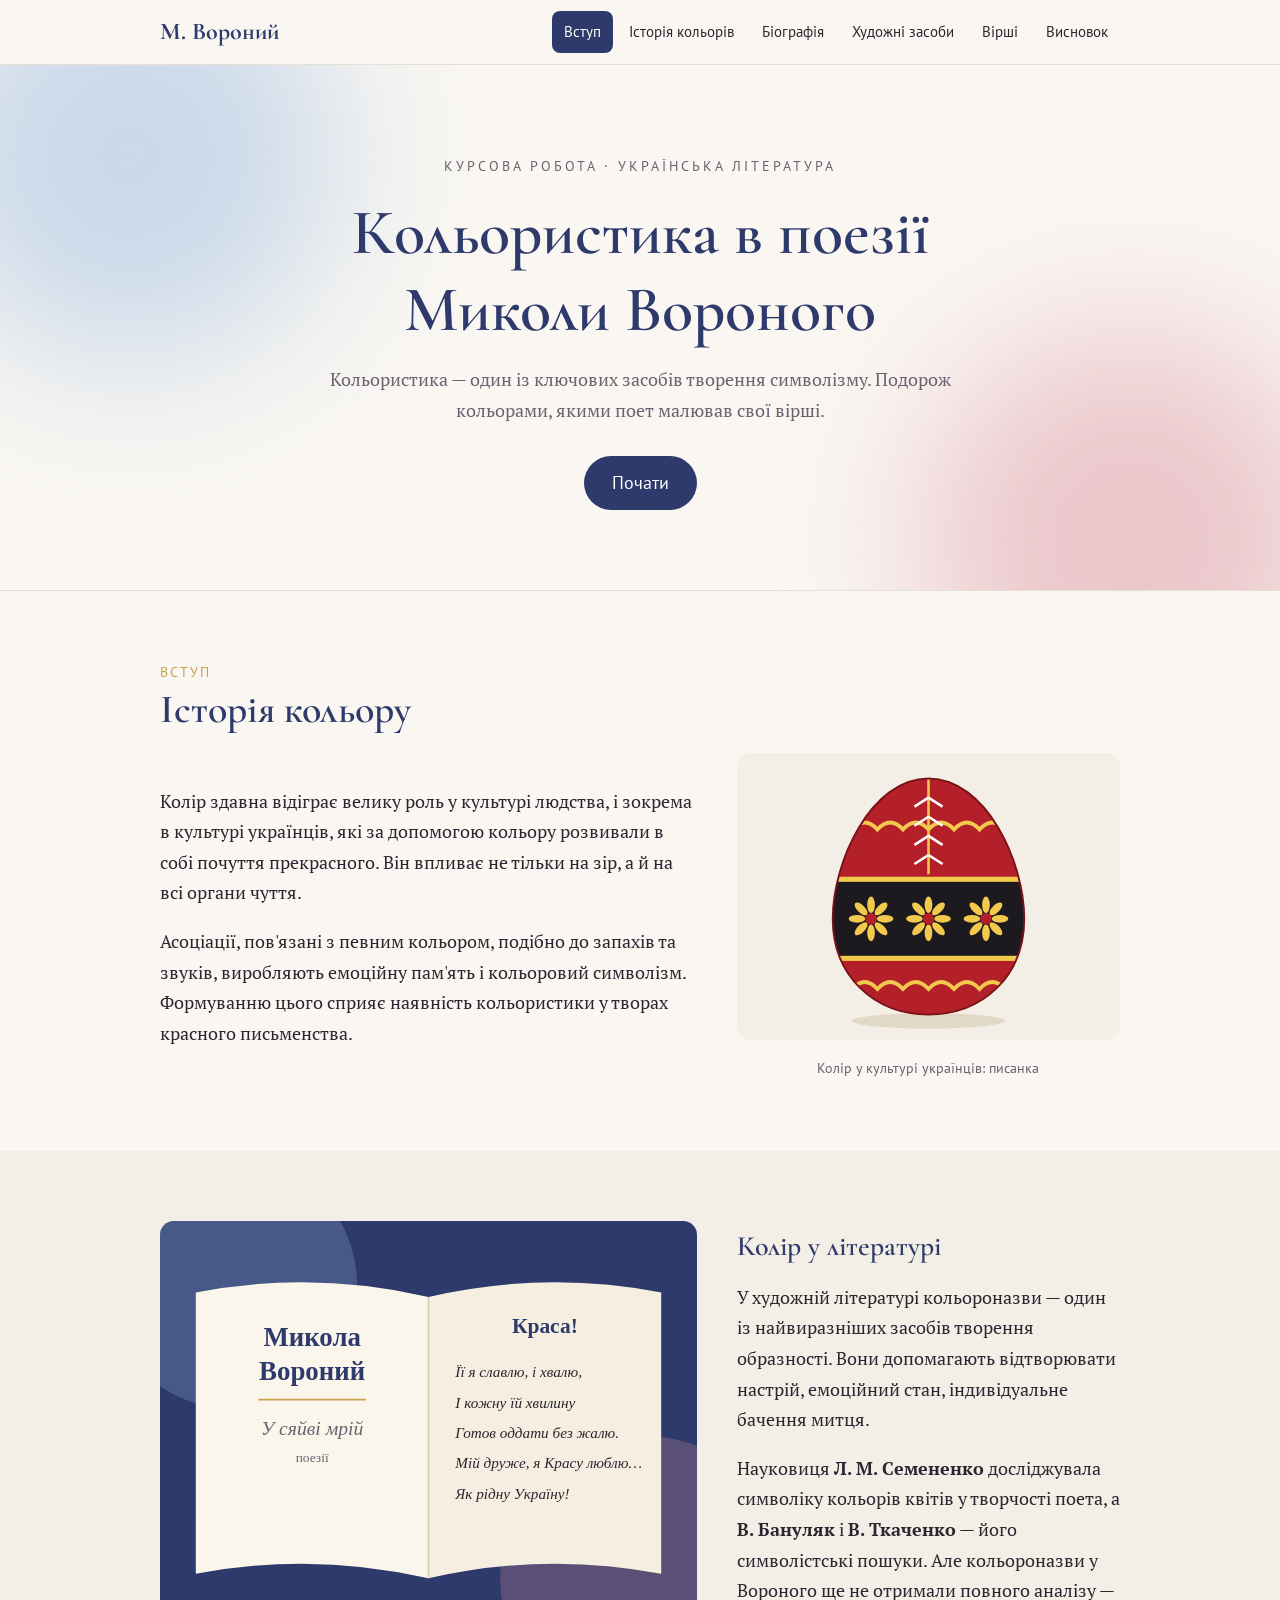
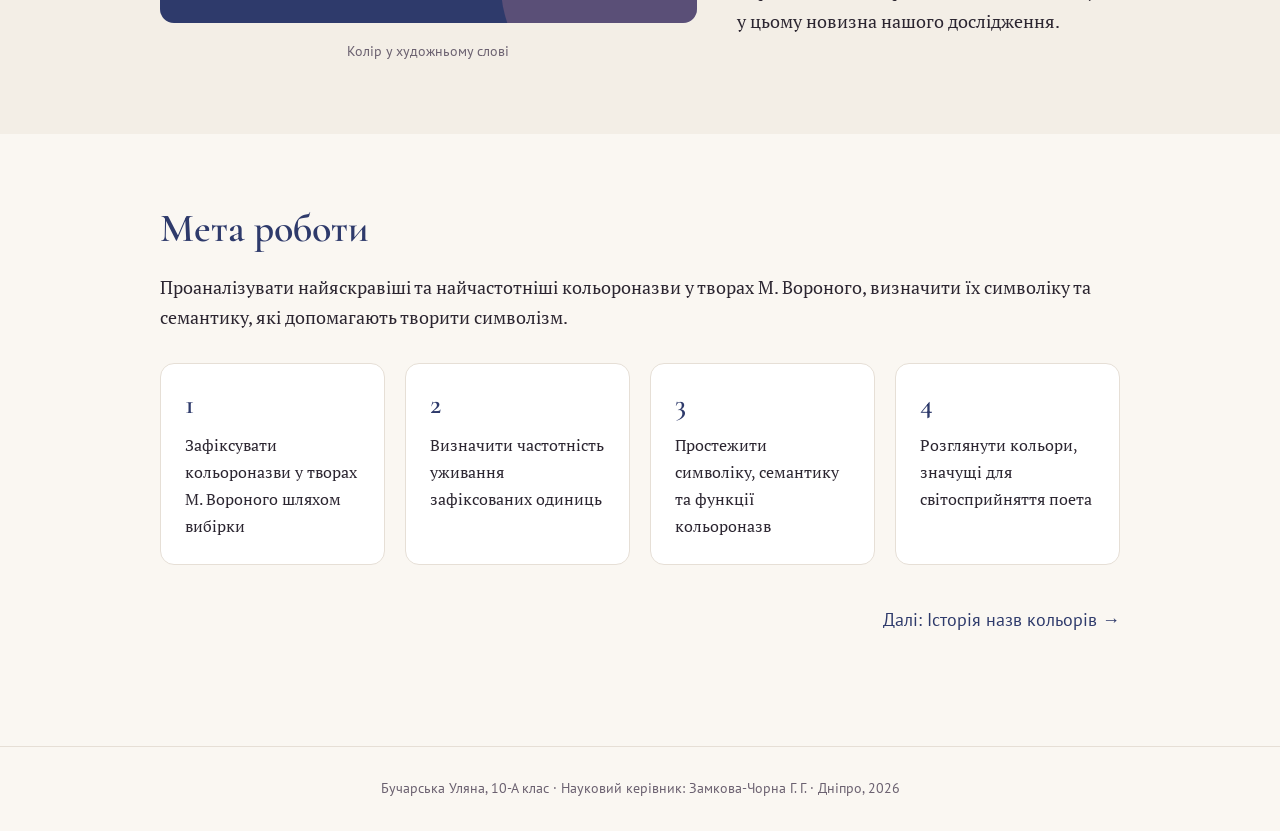
<file: index.html>
<!DOCTYPE html>
<html lang="uk">
<head>
    <meta charset="UTF-8">
    <meta name="viewport" content="width=device-width, initial-scale=1.0">
    <title>Кольористика в поезії Миколи Вороного</title>

    <!-- Шрифти з Google Fonts (потрібен інтернет) -->
    <link rel="preconnect" href="https://fonts.googleapis.com">
    <link href="https://fonts.googleapis.com/css2?family=Cormorant+Garamond:wght@500;600;700&family=PT+Sans&family=PT+Serif:ital@0;1&display=swap" rel="stylesheet">

    <!-- Наш файл стилів -->
    <link rel="stylesheet" href="css/style.css">
</head>
<body>

<!-- ===== ШАПКА З МЕНЮ (однакова на всіх сторінках) ===== -->
<header class="header">
    <div class="container">
        <a class="logo" href="index.html">М. Вороний</a>

        <!-- Кнопка меню для телефону -->
        <button class="menu-button" id="menuButton">☰</button>

        <ul class="menu" id="menu">
            <li><a class="active" href="index.html">Вступ</a></li>
            <li><a href="kolory.html">Історія кольорів</a></li>
            <li><a href="biografiia.html">Біографія</a></li>
            <li><a href="zasoby.html">Художні засоби</a></li>
            <li><a href="virshi.html">Вірші</a></li>
            <li><a href="vysnovok.html">Висновок</a></li>
        </ul>
    </div>
</header>


<!-- ===== ГОЛОВНИЙ ЗАГОЛОВОК ===== -->
<section class="hero">
    <div class="container">
        <div class="hero-label">Курсова робота · Українська література</div>
        <h1>Кольористика в поезії<br>Миколи Вороного</h1>
        <p>Кольористика — один із ключових засобів творення символізму.
           Подорож кольорами, якими поет малював свої вірші.</p>
        <a class="button" href="#history">Почати</a>
    </div>
</section>


<!-- ===== 1.1 ІСТОРІЯ КОЛЬОРУ ===== -->
<section class="section" id="history">
    <div class="container">
        <div class="section-number">Вступ</div>
        <h2>Історія кольору</h2>

        <div class="two-columns">
            <div>
                <p>Колір здавна відіграє велику роль у культурі людства, і зокрема
                   в культурі українців, які за допомогою кольору розвивали в собі
                   почуття прекрасного. Він впливає не тільки на зір, а й на всі
                   органи чуття.</p>
                <p>Асоціації, пов'язані з певним кольором, подібно до запахів та звуків,
                   виробляють емоційну пам'ять і кольоровий символізм. Формуванню
                   цього сприяє наявність кольористики у творах красного письменства.</p>
            </div>

            <!-- Картинка: img — тег для зображення, src — шлях до файлу, alt — опис -->
            <div>
                <img class="picture" src="images/pysanka.svg" alt="Українська писанка">
                <div class="caption">Колір у культурі українців: писанка</div>
            </div>
        </div>
    </div>
</section>


<section class="section light">
    <div class="container">
        <div class="two-columns">
            <div>
                <img class="picture" src="images/book.svg" alt="Розгорнута збірка віршів Миколи Вороного">

                <div class="caption">Колір у художньому слові</div>
            </div>

            <div>
                <h3>Колір у літературі</h3>
                <p>У художній літературі кольороназви — один із найвиразніших засобів
                   творення образності. Вони допомагають відтворювати настрій, емоційний
                   стан, індивідуальне бачення митця.</p>
                <p>Науковиця <b>Л. М. Семененко</b> досліджувала символіку кольорів квітів
                   у творчості поета, а <b>В. Бануляк</b> і <b>В. Ткаченко</b> — його
                   символістські пошуки. Але кольороназви у Вороного ще не отримали
                   повного аналізу — у цьому новизна нашого дослідження.</p>
            </div>
        </div>
    </div>
</section>


<!-- ===== МЕТА І ЗАВДАННЯ ===== -->
<section class="section">
    <div class="container">
        <h2>Мета роботи</h2>
        <p>Проаналізувати найяскравіші та найчастотніші кольороназви у творах
           М. Вороного, визначити їх символіку та семантику, які допомагають творити символізм.</p>

        <div class="cards">
            <div class="card">
                <h3>1</h3>
                <p>Зафіксувати кольороназви у творах М. Вороного шляхом вибірки</p>
            </div>
            <div class="card">
                <h3>2</h3>
                <p>Визначити частотність уживання зафіксованих одиниць</p>
            </div>
            <div class="card">
                <h3>3</h3>
                <p>Простежити символіку, семантику та функції кольороназв</p>
            </div>
            <div class="card">
                <h3>4</h3>
                <p>Розглянути кольори, значущі для світосприйняття поета</p>
            </div>
        </div>

        <!-- Кнопки переходу на наступну сторінку -->
        <div class="page-nav">
            <span></span>
            <a href="kolory.html">Далі: Історія назв кольорів →</a>
        </div>
    </div>
</section>


<!-- ===== ПІДВАЛ ===== -->
<footer class="footer">
    <div class="container">
        Бучарська Уляна, 10-А клас · Науковий керівник: Замкова-Чорна Г. Г. · Дніпро, 2026
    </div>
</footer>

<!-- Наш файл зі скриптами (підключаємо в самому кінці) -->
<script src="js/script.js"></script>
</body>
</html>
</file>
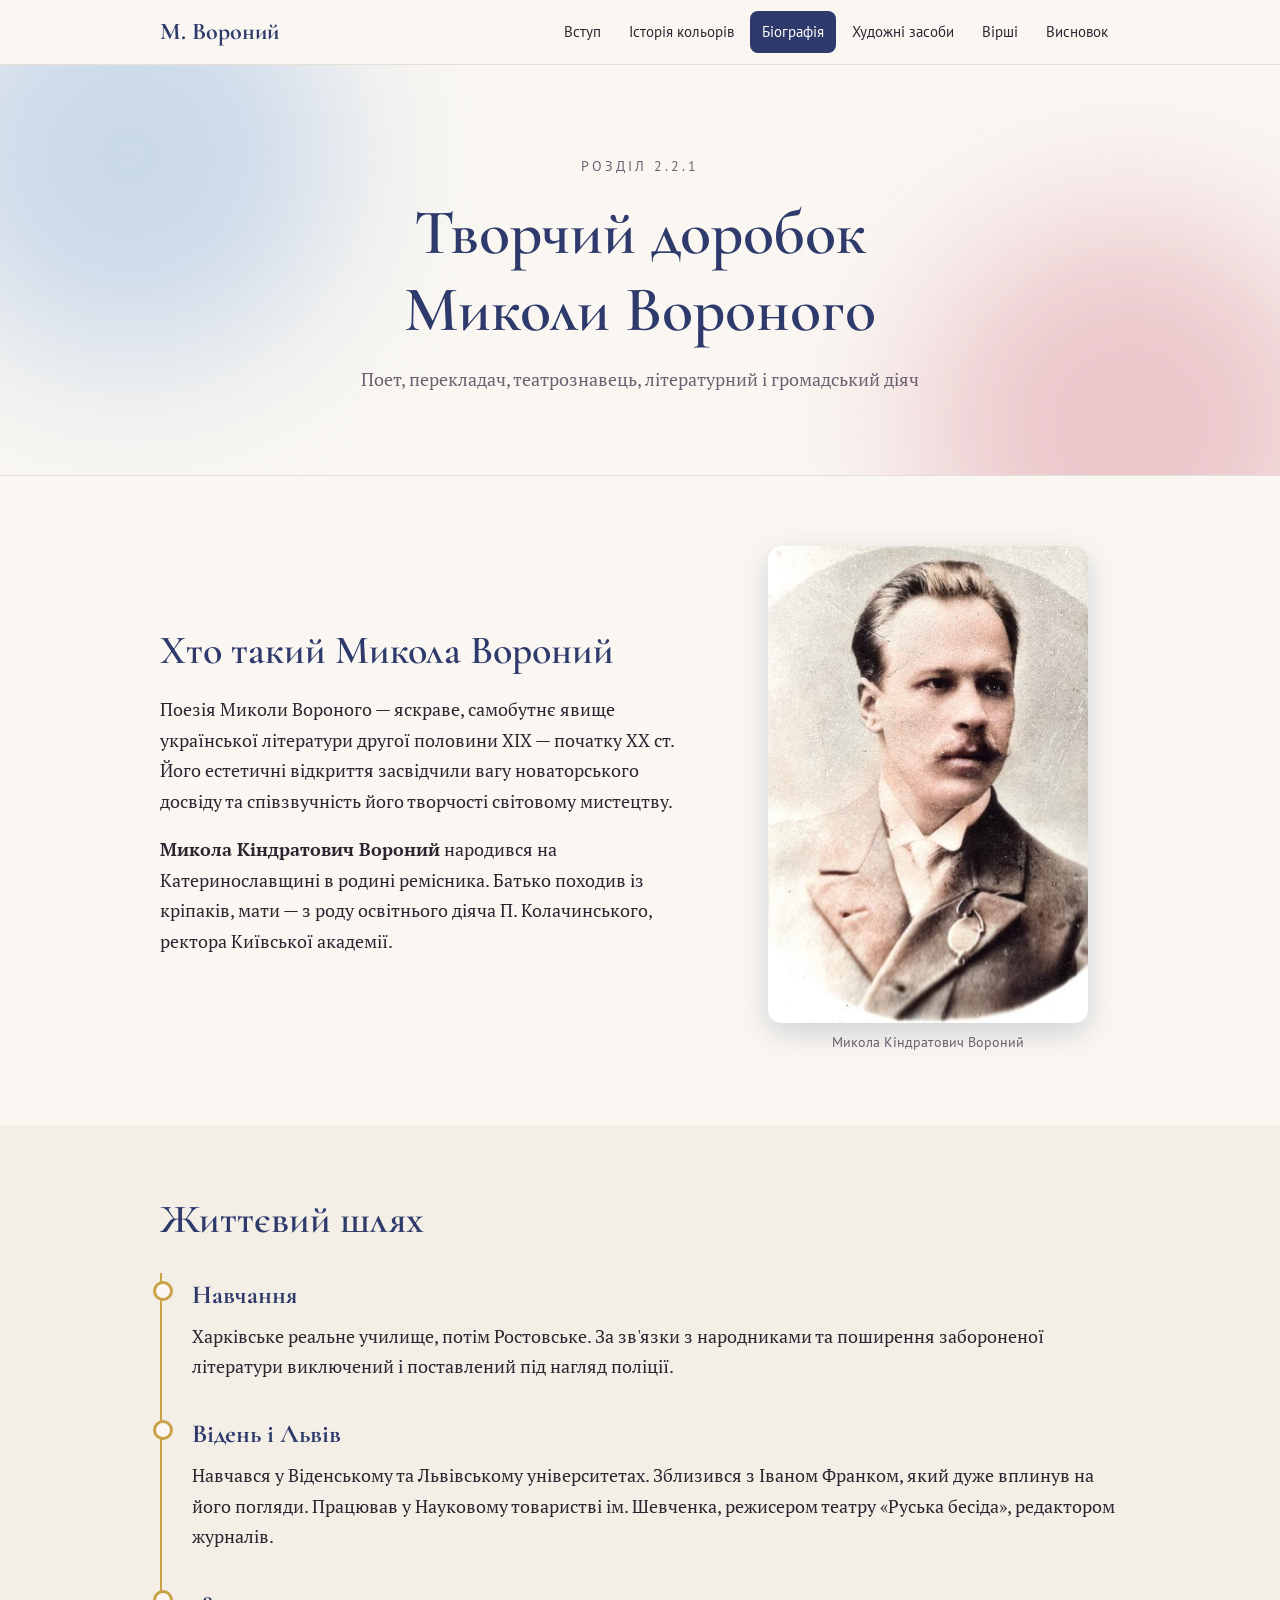
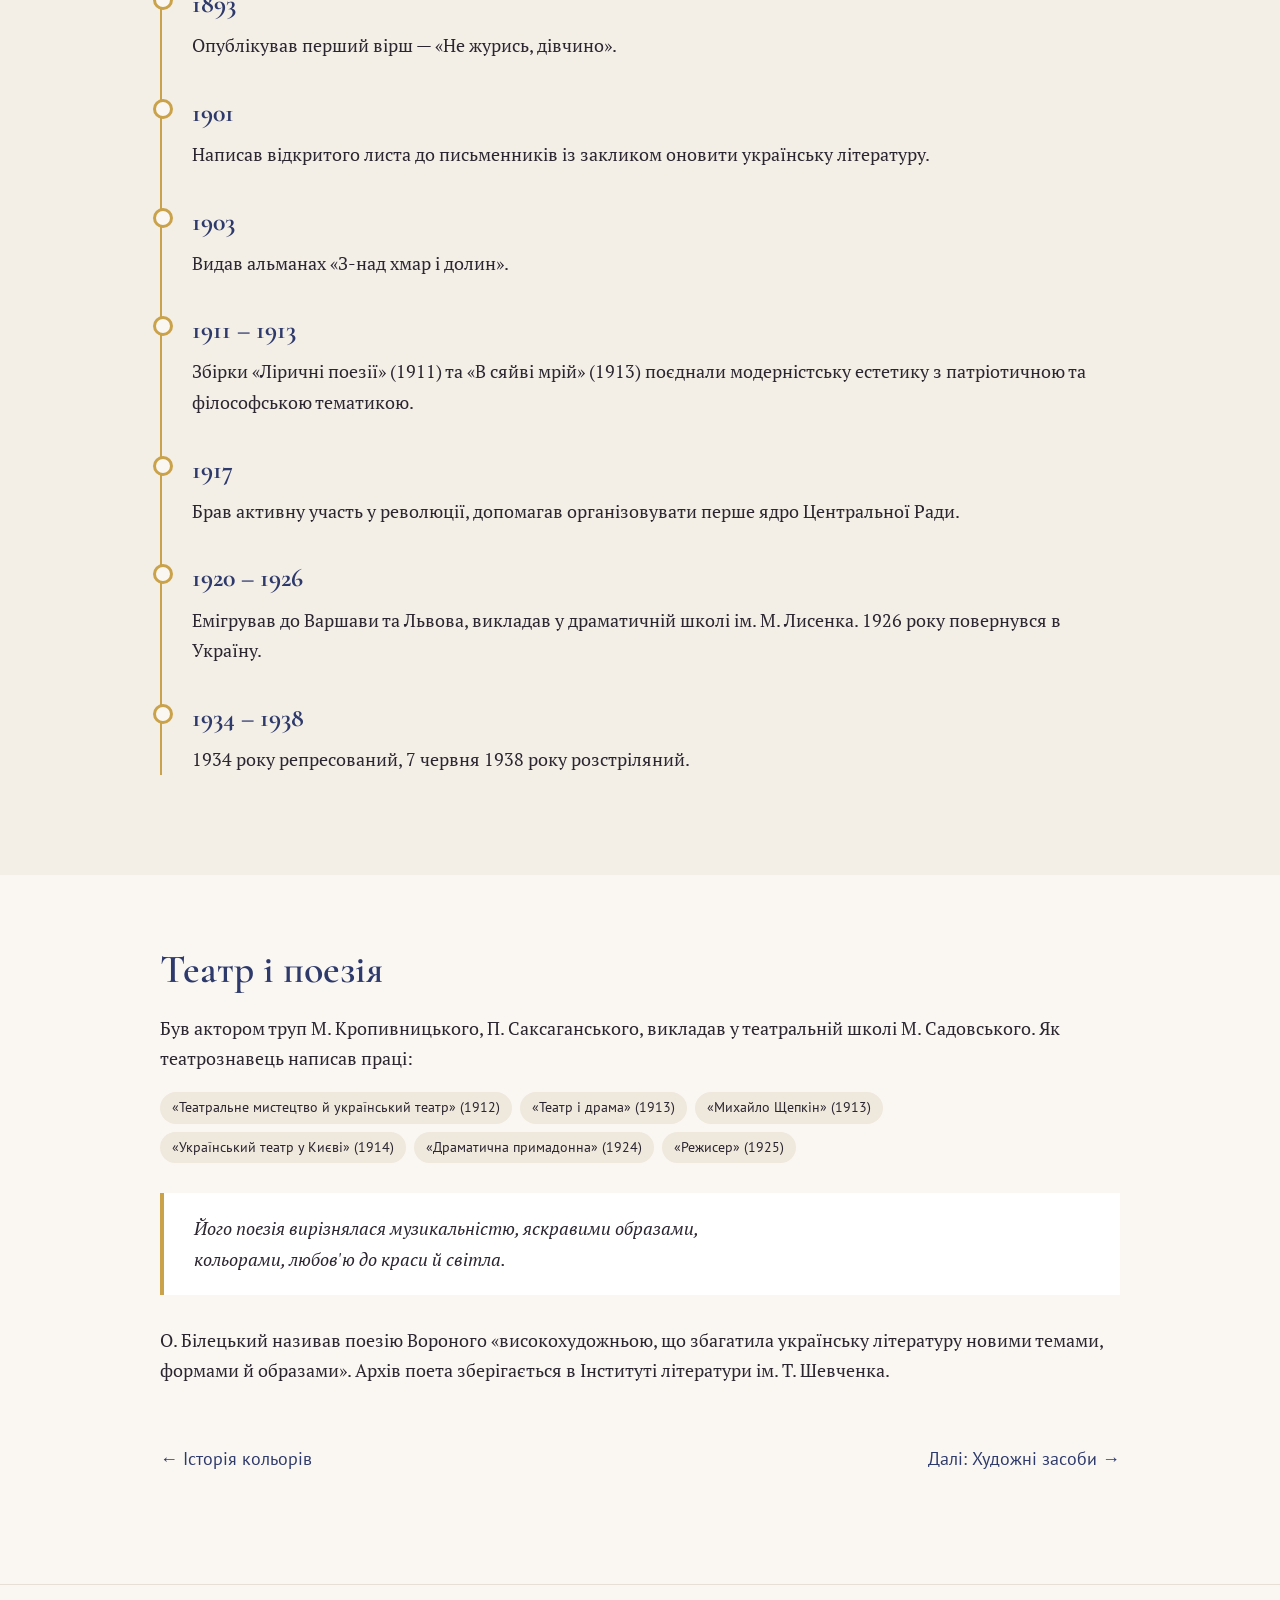
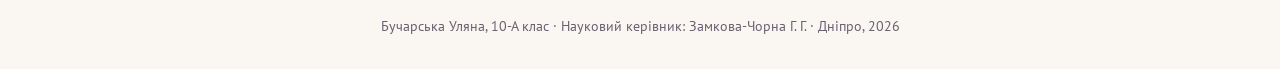
<file: biografiia.html>
<!DOCTYPE html>
<html lang="uk">
<head>
    <meta charset="UTF-8">
    <meta name="viewport" content="width=device-width, initial-scale=1.0">
    <title>Біографія — М. Вороний</title>
    <link rel="preconnect" href="https://fonts.googleapis.com">
    <link href="https://fonts.googleapis.com/css2?family=Cormorant+Garamond:wght@500;600;700&family=PT+Sans&family=PT+Serif:ital@0;1&display=swap" rel="stylesheet">
    <link rel="stylesheet" href="css/style.css">
</head>
<body>

<!-- ===== ШАПКА З МЕНЮ ===== -->
<header class="header">
    <div class="container">
        <a class="logo" href="index.html">М. Вороний</a>
        <button class="menu-button" id="menuButton">☰</button>
        <ul class="menu" id="menu">
            <li><a href="index.html">Вступ</a></li>
            <li><a href="kolory.html">Історія кольорів</a></li>
            <li><a class="active" href="biografiia.html">Біографія</a></li>
            <li><a href="zasoby.html">Художні засоби</a></li>
            <li><a href="virshi.html">Вірші</a></li>
            <li><a href="vysnovok.html">Висновок</a></li>
        </ul>
    </div>
</header>


<section class="hero">
    <div class="container">
        <div class="hero-label">Розділ 2.2.1</div>
        <h1>Творчий доробок<br>Миколи Вороного</h1>
        <p>Поет, перекладач, театрознавець, літературний і громадський діяч</p>
    </div>
</section>


<section class="section">
    <div class="container">
        <div class="two-columns">
            <div>
                <h2>Хто такий Микола Вороний</h2>
                <p>Поезія Миколи Вороного — яскраве, самобутнє явище української літератури
                   другої половини XIX — початку XX ст. Його естетичні відкриття засвідчили
                   вагу новаторського досвіду та співзвучність його творчості світовому
                   мистецтву.</p>
                <p><b>Микола Кіндратович Вороний</b> народився на Катеринославщині в родині
                   ремісника. Батько походив із кріпаків, мати — з роду освітнього діяча
                   П. Колачинського, ректора Київської академії.</p>
            </div>
            <div>
                <img class="picture portrait" src="images/voronyi.jpg" alt="Портрет Миколи Вороного">
                <div class="caption">Микола Кіндратович Вороний</div>
            </div>
        </div>
    </div>
</section>


<!-- ===== СТРІЧКА ЧАСУ ===== -->
<section class="section light">
    <div class="container">
        <h2>Життєвий шлях</h2>

        <div class="timeline">
            <div class="timeline-item">
                <div class="timeline-year">Навчання</div>
                <p>Харківське реальне училище, потім Ростовське. За зв'язки з народниками
                   та поширення забороненої літератури виключений і поставлений під нагляд поліції.</p>
            </div>

            <div class="timeline-item">
                <div class="timeline-year">Відень і Львів</div>
                <p>Навчався у Віденському та Львівському університетах. Зблизився з Іваном Франком,
                   який дуже вплинув на його погляди. Працював у Науковому товаристві ім. Шевченка,
                   режисером театру «Руська бесіда», редактором журналів.</p>
            </div>

            <div class="timeline-item">
                <div class="timeline-year">1893</div>
                <p>Опублікував перший вірш — «Не журись, дівчино».</p>
            </div>

            <div class="timeline-item">
                <div class="timeline-year">1901</div>
                <p>Написав відкритого листа до письменників із закликом оновити українську літературу.</p>
            </div>

            <div class="timeline-item">
                <div class="timeline-year">1903</div>
                <p>Видав альманах «З-над хмар і долин».</p>
            </div>

            <div class="timeline-item">
                <div class="timeline-year">1911 – 1913</div>
                <p>Збірки «Ліричні поезії» (1911) та «В сяйві мрій» (1913) поєднали модерністську
                   естетику з патріотичною та філософською тематикою.</p>
            </div>

            <div class="timeline-item">
                <div class="timeline-year">1917</div>
                <p>Брав активну участь у революції, допомагав організовувати перше ядро Центральної Ради.</p>
            </div>

            <div class="timeline-item">
                <div class="timeline-year">1920 – 1926</div>
                <p>Емігрував до Варшави та Львова, викладав у драматичній школі ім. М. Лисенка.
                   1926 року повернувся в Україну.</p>
            </div>

            <div class="timeline-item">
                <div class="timeline-year">1934 – 1938</div>
                <p>1934 року репресований, 7 червня 1938 року розстріляний.</p>
            </div>
        </div>
    </div>
</section>


<section class="section">
    <div class="container">
        <h2>Театр і поезія</h2>
        <p>Був актором труп М. Кропивницького, П. Саксаганського, викладав у театральній
           школі М. Садовського. Як театрознавець написав праці:</p>
        <div class="tags">
            <span class="tag">«Театральне мистецтво й український театр» (1912)</span>
            <span class="tag">«Театр і драма» (1913)</span>
            <span class="tag">«Михайло Щепкін» (1913)</span>
            <span class="tag">«Український театр у Києві» (1914)</span>
            <span class="tag">«Драматична примадонна» (1924)</span>
            <span class="tag">«Режисер» (1925)</span>
        </div>

        <div class="quote">Його поезія вирізнялася музикальністю, яскравими образами,
кольорами, любов'ю до краси й світла.</div>

        <p>О. Білецький називав поезію Вороного «високохудожньою, що збагатила українську
           літературу новими темами, формами й образами». Архів поета зберігається в
           Інституті літератури ім. Т. Шевченка.</p>

        <div class="page-nav">
            <a href="kolory.html">← Історія кольорів</a>
            <a href="zasoby.html">Далі: Художні засоби →</a>
        </div>
    </div>
</section>


<footer class="footer">
    <div class="container">
        Бучарська Уляна, 10-А клас · Науковий керівник: Замкова-Чорна Г. Г. · Дніпро, 2026
    </div>
</footer>

<script src="js/script.js"></script>
</body>
</html>
</file>
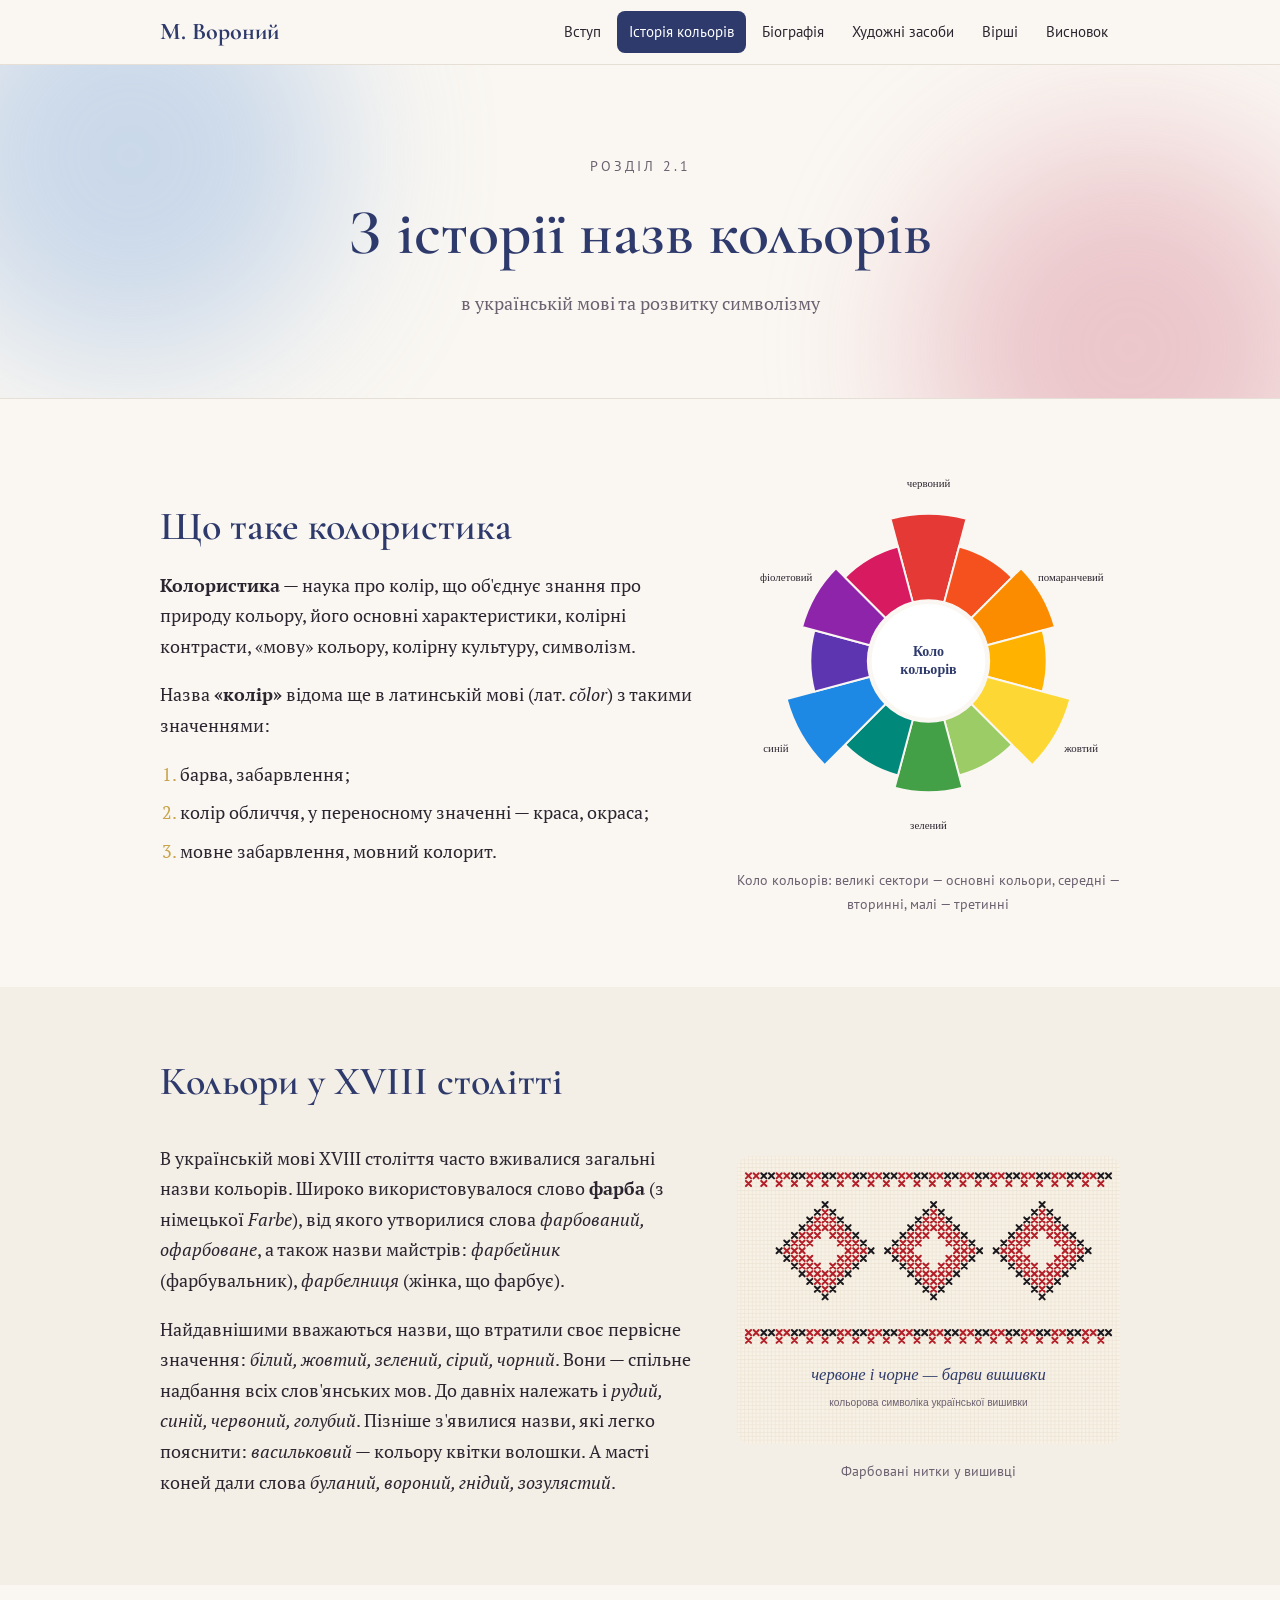
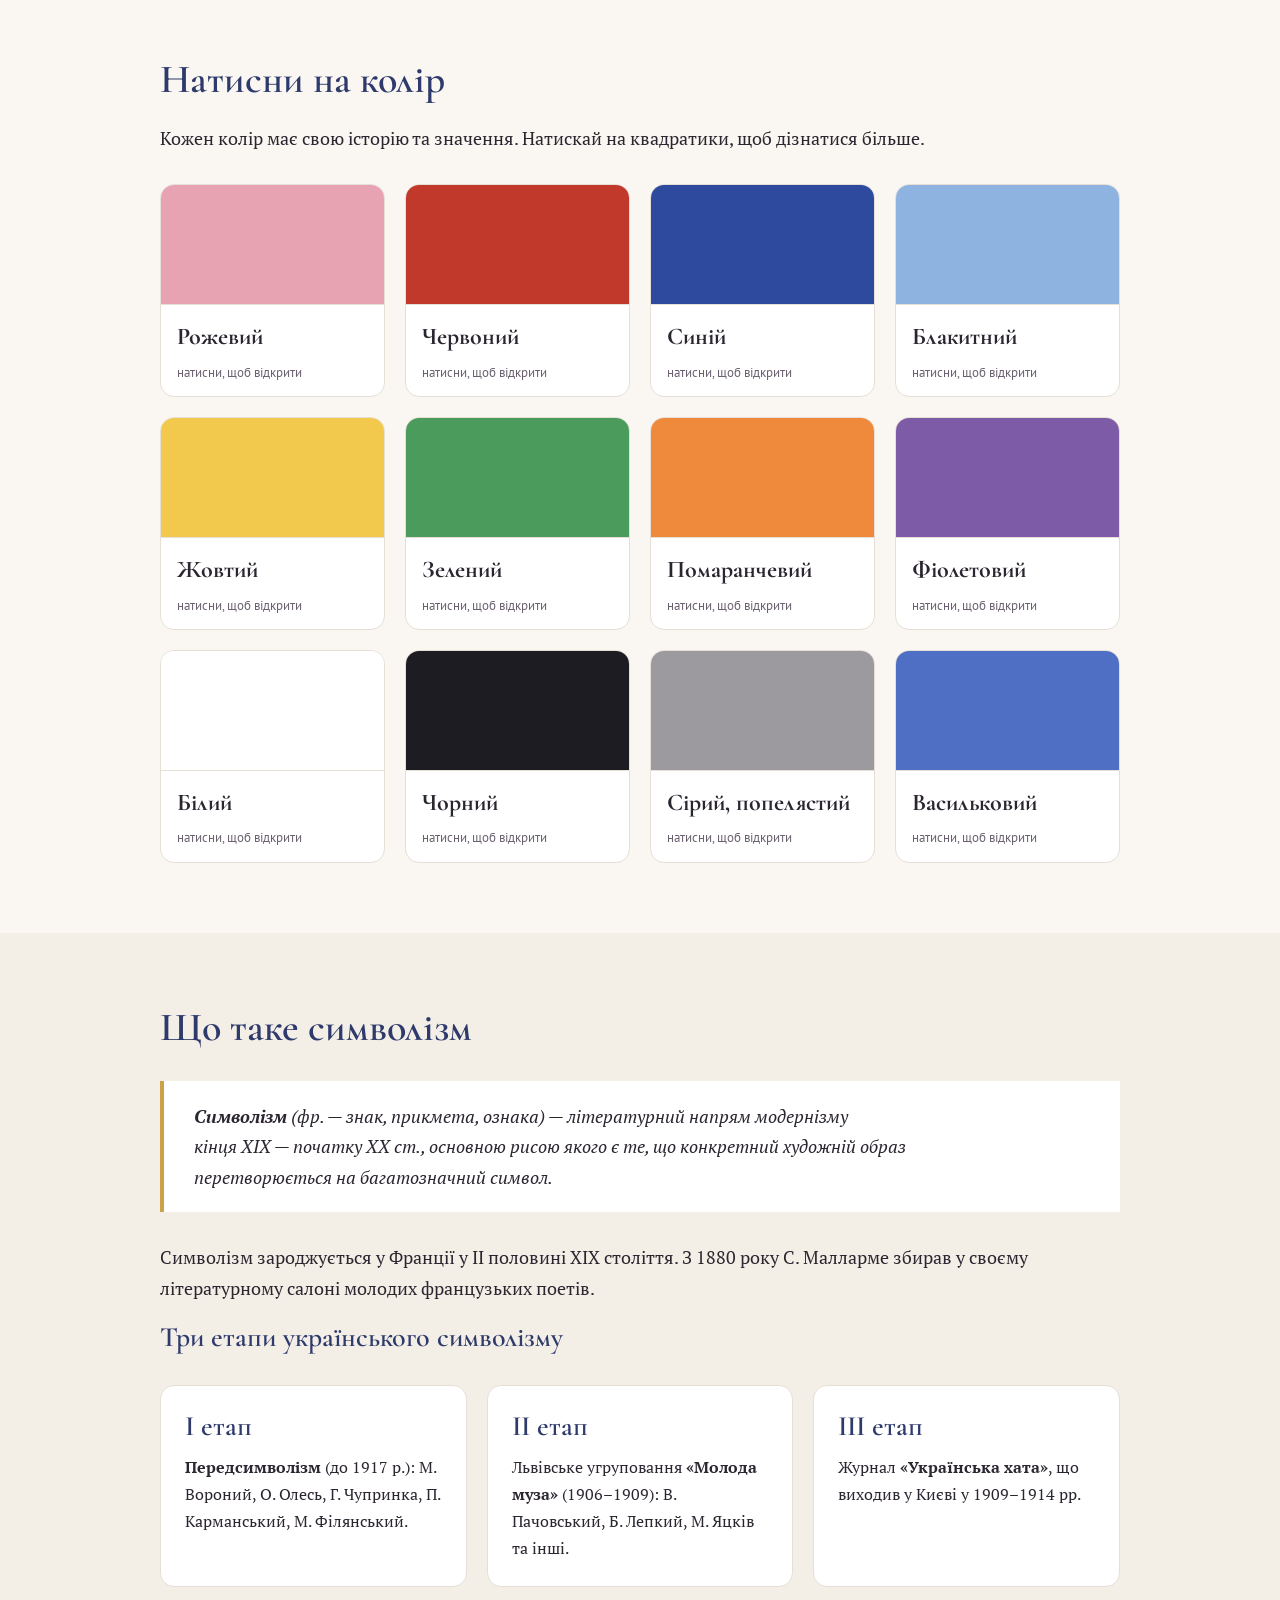
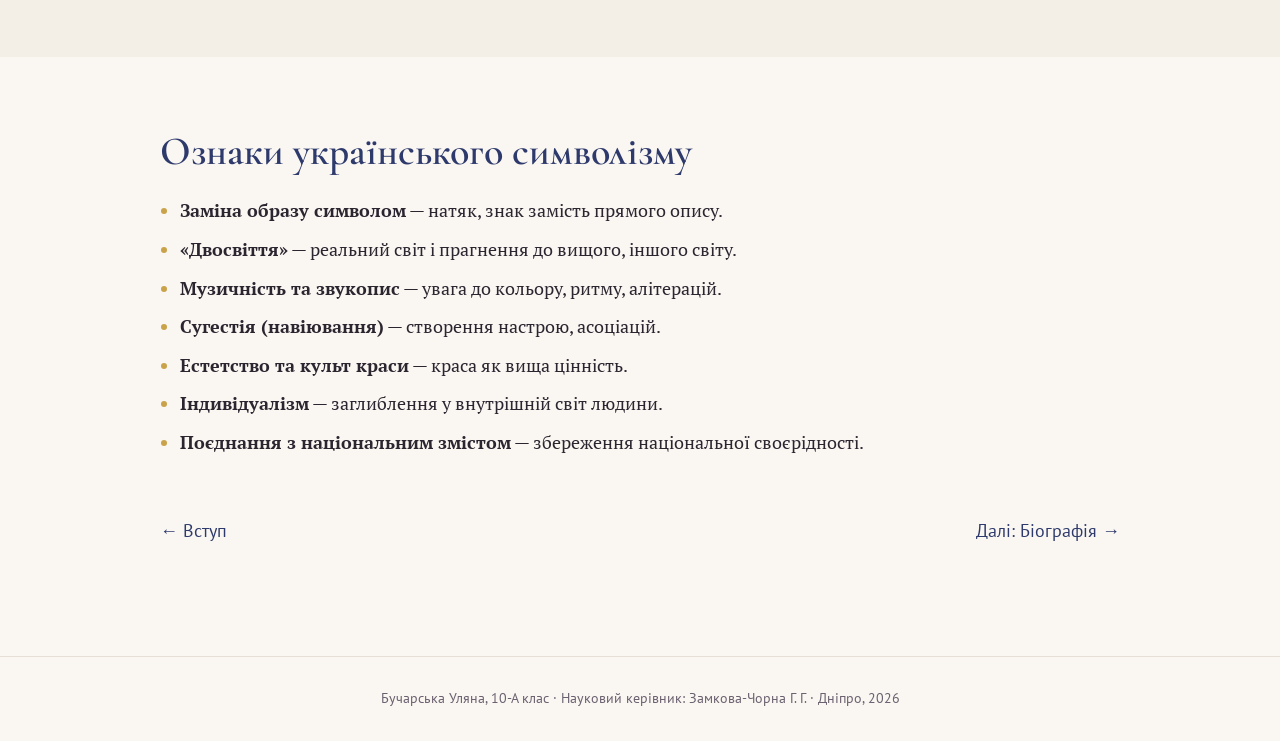
<file: kolory.html>
<!DOCTYPE html>
<html lang="uk">
<head>
    <meta charset="UTF-8">
    <meta name="viewport" content="width=device-width, initial-scale=1.0">
    <title>Історія назв кольорів — М. Вороний</title>
    <link rel="preconnect" href="https://fonts.googleapis.com">
    <link href="https://fonts.googleapis.com/css2?family=Cormorant+Garamond:wght@500;600;700&family=PT+Sans&family=PT+Serif:ital@0;1&display=swap" rel="stylesheet">
    <link rel="stylesheet" href="css/style.css">
</head>
<body>

<!-- ===== ШАПКА З МЕНЮ ===== -->
<header class="header">
    <div class="container">
        <a class="logo" href="index.html">М. Вороний</a>
        <button class="menu-button" id="menuButton">☰</button>
        <ul class="menu" id="menu">
            <li><a href="index.html">Вступ</a></li>
            <li><a class="active" href="kolory.html">Історія кольорів</a></li>
            <li><a href="biografiia.html">Біографія</a></li>
            <li><a href="zasoby.html">Художні засоби</a></li>
            <li><a href="virshi.html">Вірші</a></li>
            <li><a href="vysnovok.html">Висновок</a></li>
        </ul>
    </div>
</header>


<section class="hero">
    <div class="container">
        <div class="hero-label">Розділ 2.1</div>
        <h1>З історії назв кольорів</h1>
        <p>в українській мові та розвитку символізму</p>
    </div>
</section>


<!-- ===== ЩО ТАКЕ КОЛОРИСТИКА ===== -->
<section class="section">
    <div class="container">
        <div class="two-columns">
            <div>
                <h2>Що таке колористика</h2>
                <p><b>Колористика</b> — наука про колір, що об'єднує знання про природу кольору,
                   його основні характеристики, колірні контрасти, «мову» кольору,
                   колірну культуру, символізм.</p>
                <p>Назва <b>«колір»</b> відома ще в латинській мові (лат. <i>cŏlor</i>) з такими значеннями:</p>
                <ol class="nice-list">
                    <li>барва, забарвлення;</li>
                    <li>колір обличчя, у переносному значенні — краса, окраса;</li>
                    <li>мовне забарвлення, мовний колорит.</li>
                </ol>
            </div>
            <div>
                <img class="picture" src="images/color-wheel.svg" alt="Коло кольорів">
                <div class="caption">Коло кольорів: великі сектори — основні кольори, середні — вторинні, малі — третинні</div>
            </div>
        </div>
    </div>
</section>


<section class="section light">
    <div class="container">
        <h2>Кольори у XVIII столітті</h2>
        <div class="two-columns">
        <div>
        <p>В українській мові XVIII століття часто вживалися загальні назви кольорів.
           Широко використовувалося слово <b>фарба</b> (з німецької <i>Farbe</i>), від якого
           утворилися слова <i>фарбований, офарбоване</i>, а також назви майстрів:
           <i>фарбейник</i> (фарбувальник), <i>фарбелниця</i> (жінка, що фарбує).</p>
        <p>Найдавнішими вважаються назви, що втратили своє первісне значення:
           <i>білий, жовтий, зелений, сірий, чорний</i>. Вони — спільне надбання всіх
           слов'янських мов. До давніх належать і <i>рудий, синій, червоний, голубий</i>.
           Пізніше з'явилися назви, які легко пояснити: <i>васильковий</i> — кольору квітки
           волошки. А масті коней дали слова <i>буланий, вороний, гнідий, зозулястий</i>.</p>
        </div>
        <div>
            <img class="picture" src="images/vyshyvka.svg" alt="Український вишитий орнамент">
            <div class="caption">Фарбовані нитки у вишивці</div>
        </div>
        </div>
    </div>
</section>


<!-- ===== ІНТЕРАКТИВНІ КОЛЬОРИ =====
     Кожна картка — це один колір.
     Натискаєш на картку — з'являється пояснення (це робить js/script.js). -->
<section class="section">
    <div class="container">
        <h2>Натисни на колір</h2>
        <p>Кожен колір має свою історію та значення. Натискай на квадратики, щоб дізнатися більше.</p>

        <div class="color-grid">

            <div class="color-card">
                <div class="color-swatch" style="background: #e8a3b3;"></div>
                <div class="color-name">Рожевий</div>
                <div class="color-hint">натисни, щоб відкрити</div>
                <div class="color-info">Колір юності, ніжності та краси. У Вороного «рожевий цвіт»
                    («Memento mori!») — образ прекрасної, але минущої молодості.</div>
            </div>

            <div class="color-card">
                <div class="color-swatch" style="background: #c0392b;"></div>
                <div class="color-name">Червоний</div>
                <div class="color-hint">натисни, щоб відкрити</div>
                <div class="color-info">Основний (первинний) колір — його не можна отримати змішуванням.
                    Давня слов'янська назва. Теплий: асоціюється з вогнем. У Вороного — пристрасть,
                    тривога, «червона заграва» революції.</div>
            </div>

            <div class="color-card">
                <div class="color-swatch" style="background: #2e4a9e;"></div>
                <div class="color-name">Синій</div>
                <div class="color-hint">натисни, щоб відкрити</div>
                <div class="color-info">Основний колір, давня назва. Холодний: асоціюється з небом і водою.
                    У вірші «До моря» синій — колір свободи та гармонії.</div>
            </div>

            <div class="color-card">
                <div class="color-swatch" style="background: #8fb3e0;"></div>
                <div class="color-name">Блакитний</div>
                <div class="color-hint">натисни, щоб відкрити</div>
                <div class="color-info">Холодний колір неба. У Вороного — божественне, піднесене, мрія.
                    Саме він дав назву віршу «Блакитна Панна».</div>
            </div>

            <div class="color-card">
                <div class="color-swatch" style="background: #f2c94c;"></div>
                <div class="color-name">Жовтий</div>
                <div class="color-hint">натисни, щоб відкрити</div>
                <div class="color-info">Основний теплий колір — сонце, світло, тепло.
                    Золотистий серпанок у «Блакитній Панні» — ореол святості.</div>
            </div>

            <div class="color-card">
                <div class="color-swatch" style="background: #4a9b5c;"></div>
                <div class="color-name">Зелений</div>
                <div class="color-hint">натисни, щоб відкрити</div>
                <div class="color-info">Вторинний колір: жовтий + синій. Одна з найдавніших
                    слов'янських назв кольору.</div>
            </div>

            <div class="color-card">
                <div class="color-swatch" style="background: #ef8a3c;"></div>
                <div class="color-name">Помаранчевий</div>
                <div class="color-hint">натисни, щоб відкрити</div>
                <div class="color-info">Вторинний колір: червоний + жовтий. Теплий, асоціюється
                    з вогнем і сонцем.</div>
            </div>

            <div class="color-card">
                <div class="color-swatch" style="background: #7d5ba6;"></div>
                <div class="color-name">Фіолетовий</div>
                <div class="color-hint">натисни, щоб відкрити</div>
                <div class="color-info">Вторинний колір: червоний + синій. Належить до холодних кольорів.</div>
            </div>

            <div class="color-card">
                <div class="color-swatch" style="background: #ffffff;"></div>
                <div class="color-name">Білий</div>
                <div class="color-hint">натисни, щоб відкрити</div>
                <div class="color-info">Ахроматичний колір, давня праслов'янська назва.
                    У «Зоряному небі» — «білий килим» снігу, колір холоду й застиглості.</div>
            </div>

            <div class="color-card">
                <div class="color-swatch" style="background: #1c1c22;"></div>
                <div class="color-name">Чорний</div>
                <div class="color-hint">натисни, щоб відкрити</div>
                <div class="color-info">Ахроматичний колір. У Вороного — ніч, траур, загроза:
                    «чорна пляма» комина, «чорна сильвета» інфанти.</div>
            </div>

            <div class="color-card">
                <div class="color-swatch" style="background: #9c9a9f;"></div>
                <div class="color-name">Сірий, попелястий</div>
                <div class="color-hint">натисни, щоб відкрити</div>
                <div class="color-info">Ахроматичний колір. У Вороного — смуток, межа між світами:
                    «попелясті хмари», «попелястий жаль».</div>
            </div>

            <div class="color-card">
                <div class="color-swatch" style="background: #4f6fc4;"></div>
                <div class="color-name">Васильковий</div>
                <div class="color-hint">натисни, щоб відкрити</div>
                <div class="color-info">Назва, яку легко пояснити: кольору квітки василька (волошки).
                    У «Блакитній Панні» — «блавати», тобто волошки.</div>
            </div>

        </div>
    </div>
</section>


<!-- ===== РОЗВИТОК СИМВОЛІЗМУ ===== -->
<section class="section light">
    <div class="container">
        <h2>Що таке символізм</h2>
        <div class="quote"><b>Символізм</b> (фр. — знак, прикмета, ознака) — літературний напрям модернізму
кінця XIX — початку XX ст., основною рисою якого є те, що конкретний художній образ
перетворюється на багатозначний символ.</div>

        <p>Символізм зароджується у Франції у ІІ половині ХІХ століття. З 1880 року
           С. Малларме збирав у своєму літературному салоні молодих французьких поетів.</p>

        <h3>Три етапи українського символізму</h3>
        <div class="cards">
            <div class="card">
                <h3>І етап</h3>
                <p><b>Передсимволізм</b> (до 1917 р.): М. Вороний, О. Олесь,
                   Г. Чупринка, П. Карманський, М. Філянський.</p>
            </div>
            <div class="card">
                <h3>ІІ етап</h3>
                <p>Львівське угруповання <b>«Молода муза»</b> (1906–1909):
                   В. Пачовський, Б. Лепкий, М. Яцків та інші.</p>
            </div>
            <div class="card">
                <h3>ІІІ етап</h3>
                <p>Журнал <b>«Українська хата»</b>, що виходив у Києві у 1909–1914 рр.</p>
            </div>
        </div>
    </div>
</section>


<section class="section">
    <div class="container">
        <h2>Ознаки українського символізму</h2>
        <ul class="nice-list">
            <li><b>Заміна образу символом</b> — натяк, знак замість прямого опису.</li>
            <li><b>«Двосвіття»</b> — реальний світ і прагнення до вищого, іншого світу.</li>
            <li><b>Музичність та звукопис</b> — увага до кольору, ритму, алітерацій.</li>
            <li><b>Сугестія (навіювання)</b> — створення настрою, асоціацій.</li>
            <li><b>Естетство та культ краси</b> — краса як вища цінність.</li>
            <li><b>Індивідуалізм</b> — заглиблення у внутрішній світ людини.</li>
            <li><b>Поєднання з національним змістом</b> — збереження національної своєрідності.</li>
        </ul>

        <div class="page-nav">
            <a href="index.html">← Вступ</a>
            <a href="biografiia.html">Далі: Біографія →</a>
        </div>
    </div>
</section>


<footer class="footer">
    <div class="container">
        Бучарська Уляна, 10-А клас · Науковий керівник: Замкова-Чорна Г. Г. · Дніпро, 2026
    </div>
</footer>

<script src="js/script.js"></script>
</body>
</html>
</file>
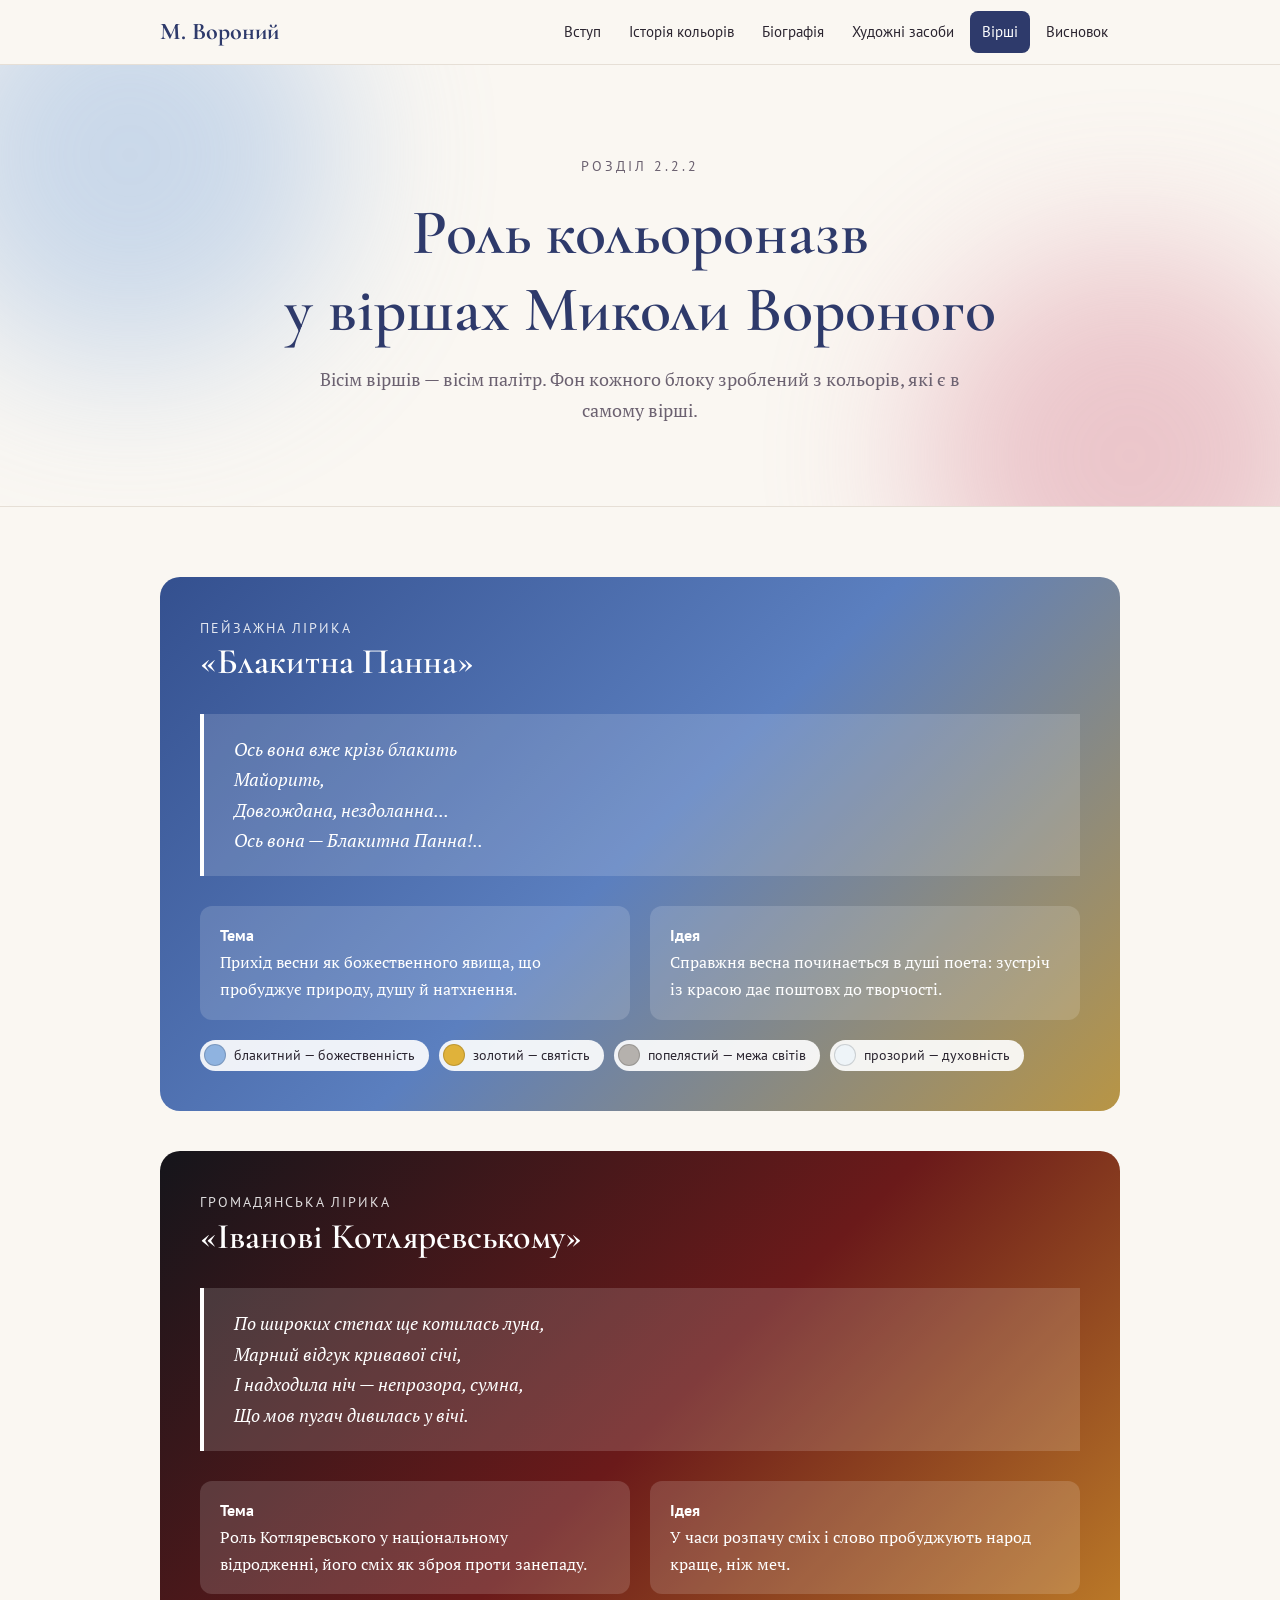
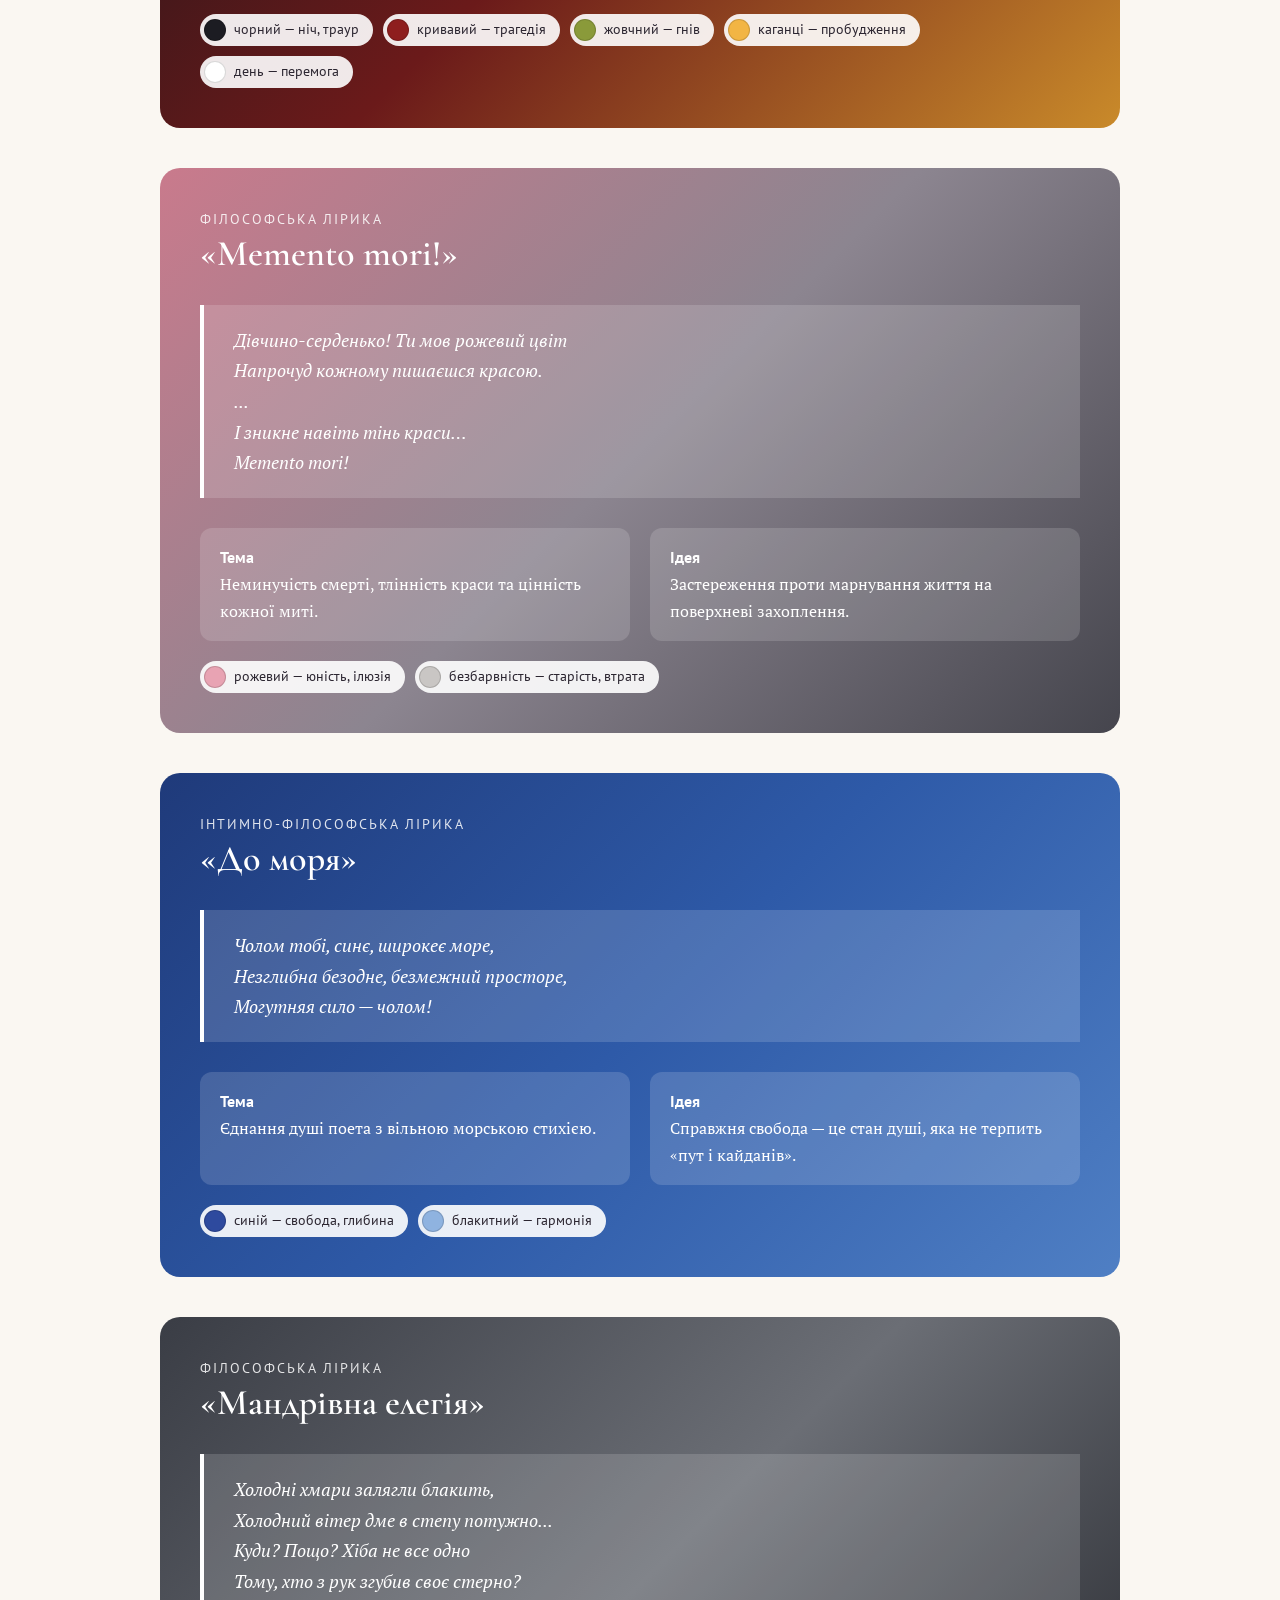
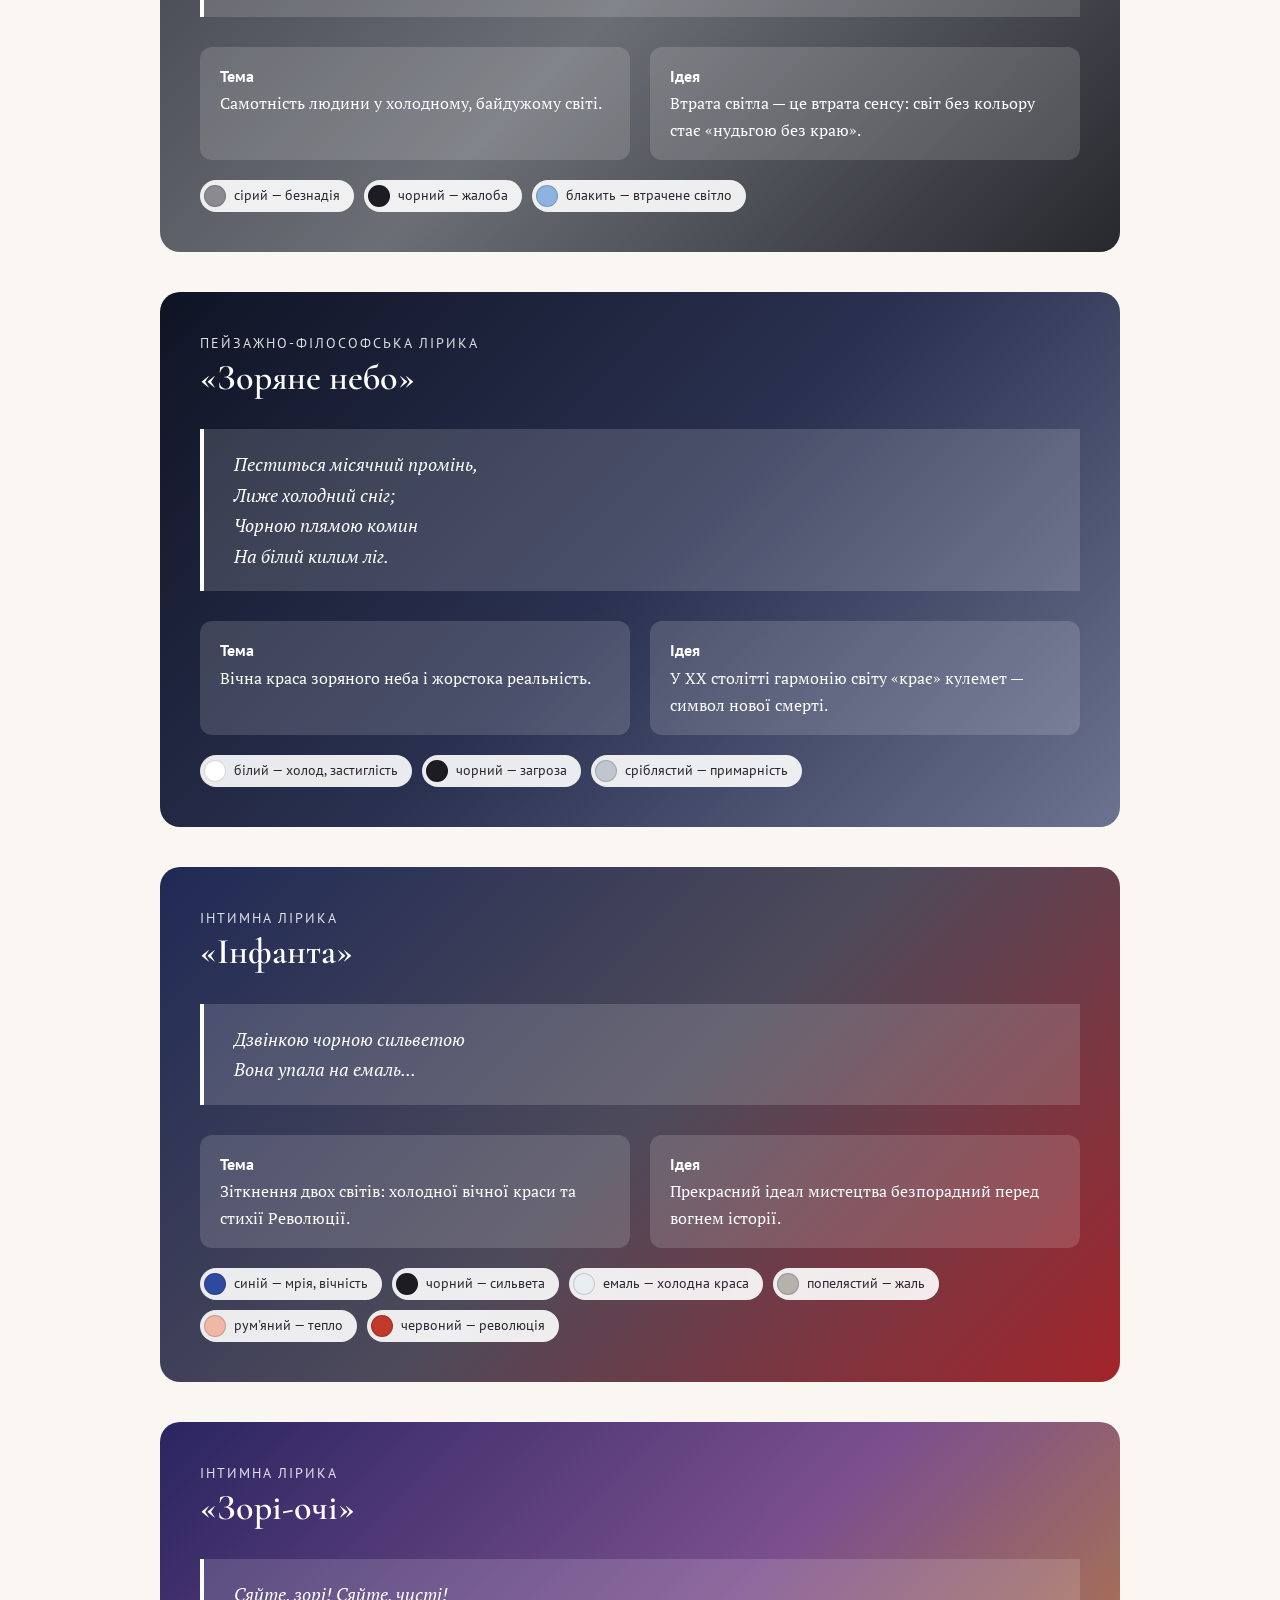
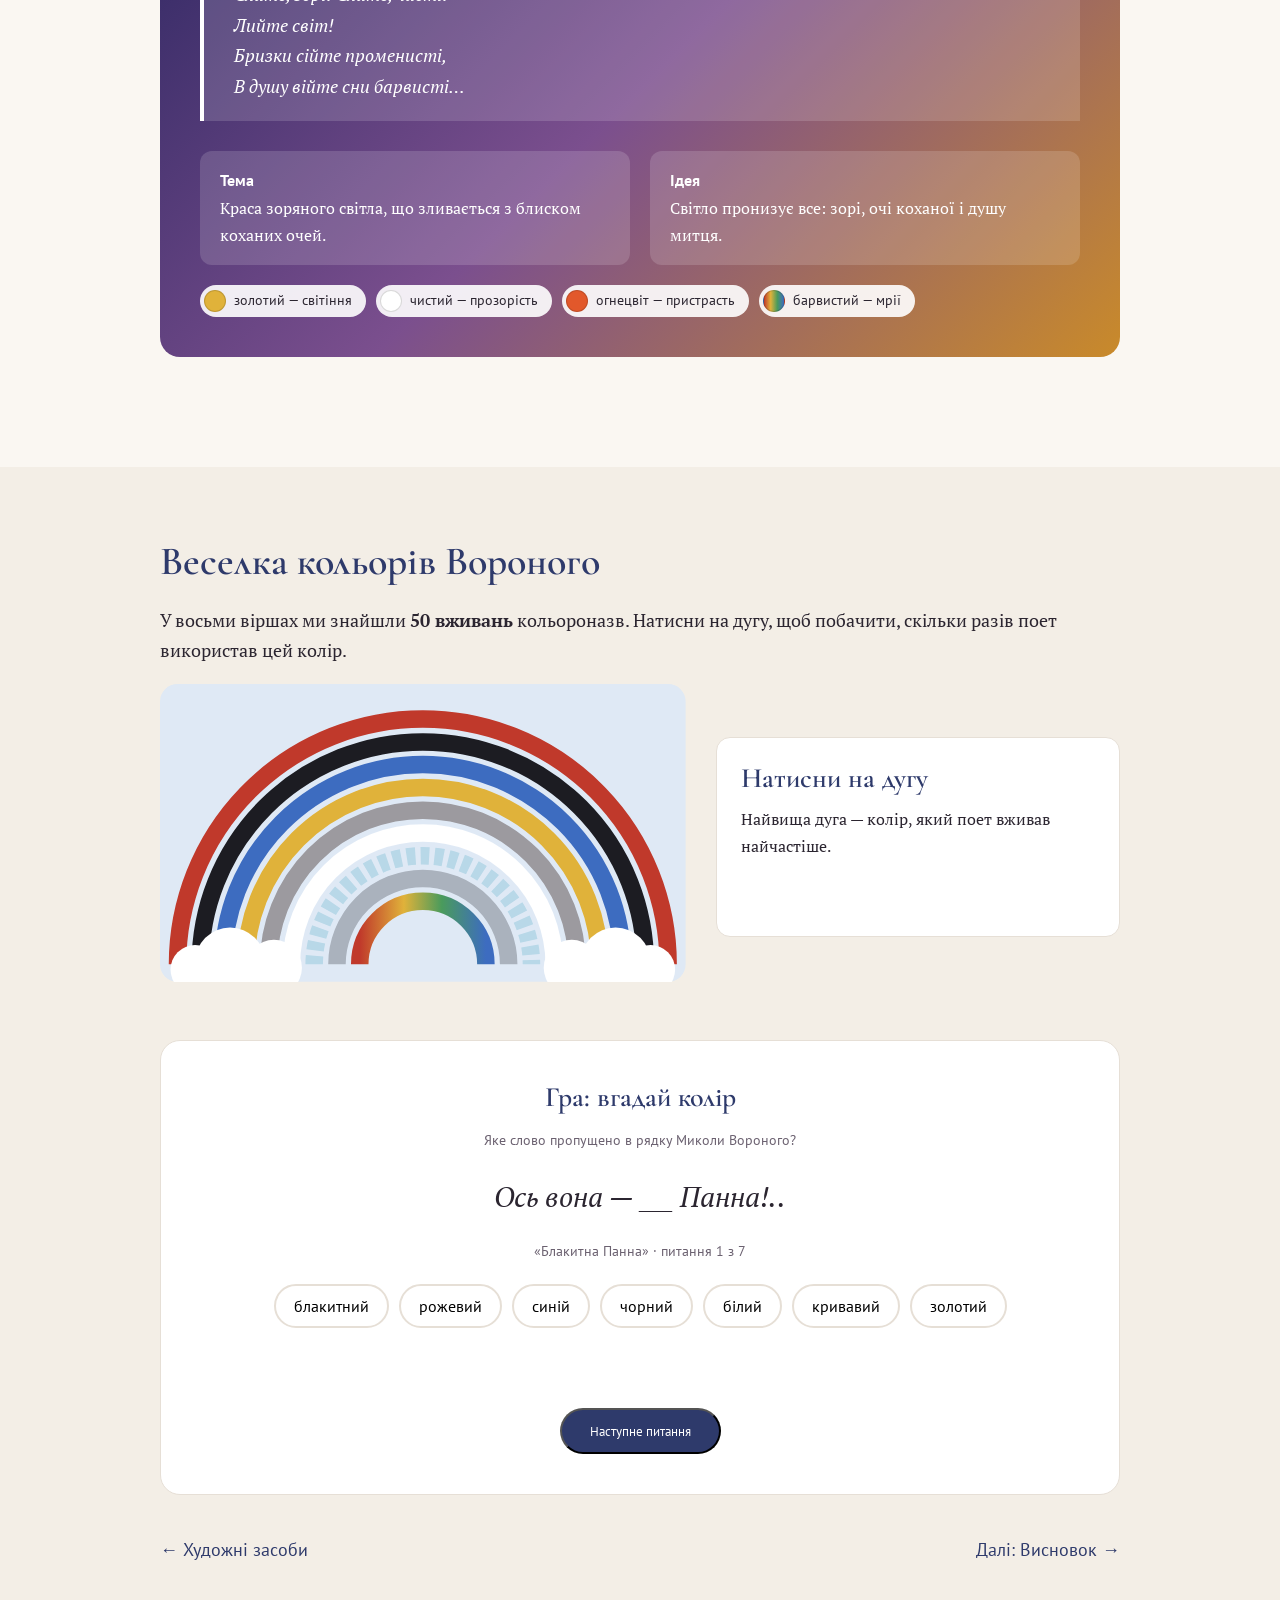
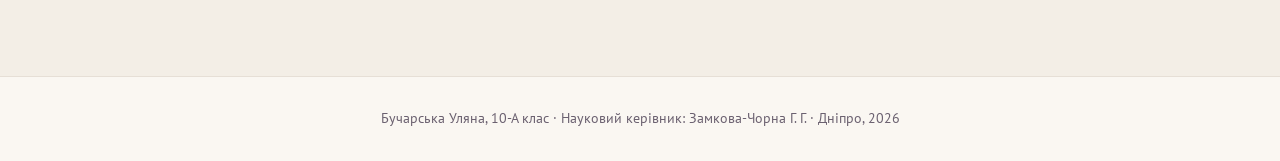
<file: virshi.html>
<!DOCTYPE html>
<html lang="uk">
<head>
    <meta charset="UTF-8">
    <meta name="viewport" content="width=device-width, initial-scale=1.0">
    <title>Роль кольороназв — М. Вороний</title>
    <link rel="preconnect" href="https://fonts.googleapis.com">
    <link href="https://fonts.googleapis.com/css2?family=Cormorant+Garamond:wght@500;600;700&family=PT+Sans&family=PT+Serif:ital@0;1&display=swap" rel="stylesheet">
    <link rel="stylesheet" href="css/style.css">
</head>
<body>

<!-- ===== ШАПКА З МЕНЮ ===== -->
<header class="header">
    <div class="container">
        <a class="logo" href="index.html">М. Вороний</a>
        <button class="menu-button" id="menuButton">☰</button>
        <ul class="menu" id="menu">
            <li><a href="index.html">Вступ</a></li>
            <li><a href="kolory.html">Історія кольорів</a></li>
            <li><a href="biografiia.html">Біографія</a></li>
            <li><a href="zasoby.html">Художні засоби</a></li>
            <li><a class="active" href="virshi.html">Вірші</a></li>
            <li><a href="vysnovok.html">Висновок</a></li>
        </ul>
    </div>
</header>


<section class="hero">
    <div class="container">
        <div class="hero-label">Розділ 2.2.2</div>
        <h1>Роль кольороназв<br>у віршах Миколи Вороного</h1>
        <p>Вісім віршів — вісім палітр. Фон кожного блоку зроблений
           з кольорів, які є в самому вірші.</p>
    </div>
</section>


<!-- =========================================================
     ВІРШІ
     Кожен вірш — це блок <div class="poem">.
     Фон блоку задаємо через style="background: linear-gradient(...)"
     — це плавний перехід між кольорами вірша.
     ========================================================= -->
<section class="section">
    <div class="container">

        <!-- ВІРШ 1 -->
        <div class="poem" style="background: linear-gradient(135deg, #34508f, #5b7fbf, #b89545);">
            <div class="poem-type">Пейзажна лірика</div>
            <h3>«Блакитна Панна»</h3>
            <div class="quote">Ось вона вже крізь блакить
Майорить,
Довгождана, нездоланна...
Ось вона — Блакитна Панна!..</div>
            <div class="poem-details">
                <div><b>Тема</b>Прихід весни як божественного явища, що пробуджує природу, душу й натхнення.</div>
                <div><b>Ідея</b>Справжня весна починається в душі поета: зустріч із красою дає поштовх до творчості.</div>
            </div>
            <div class="poem-colors">
                <div class="poem-color"><span style="background:#8fb3e0"></span>блакитний — божественність</div>
                <div class="poem-color"><span style="background:#e0b23a"></span>золотий — святість</div>
                <div class="poem-color"><span style="background:#b5b1ad"></span>попелястий — межа світів</div>
                <div class="poem-color"><span style="background:#eef4f8"></span>прозорий — духовність</div>
            </div>
        </div>

        <!-- ВІРШ 2 -->
        <div class="poem" style="background: linear-gradient(135deg, #15151b, #6b1a1a, #c98a2a);">
            <div class="poem-type">Громадянська лірика</div>
            <h3>«Іванові Котляревському»</h3>
            <div class="quote">По широких степах ще котилась луна,
Марний відгук кривавої січі,
І надходила ніч — непрозора, сумна,
Що мов пугач дивилась у вічі.</div>
            <div class="poem-details">
                <div><b>Тема</b>Роль Котляревського у національному відродженні, його сміх як зброя проти занепаду.</div>
                <div><b>Ідея</b>У часи розпачу сміх і слово пробуджують народ краще, ніж меч.</div>
            </div>
            <div class="poem-colors">
                <div class="poem-color"><span style="background:#1c1c22"></span>чорний — ніч, траур</div>
                <div class="poem-color"><span style="background:#8e1e1e"></span>кривавий — трагедія</div>
                <div class="poem-color"><span style="background:#8a9a3a"></span>жовчний — гнів</div>
                <div class="poem-color"><span style="background:#f2b544"></span>каганці — пробудження</div>
                <div class="poem-color"><span style="background:#ffffff"></span>день — перемога</div>
            </div>
        </div>

        <!-- ВІРШ 3 -->
        <div class="poem" style="background: linear-gradient(135deg, #c97a8c, #8c8590, #45454d);">
            <div class="poem-type">Філософська лірика</div>
            <h3>«Memento mori!»</h3>
            <div class="quote">Дівчино-серденько! Ти мов рожевий цвіт
Напрочуд кожному пишаєшся красою.
...
І зникне навіть тінь краси…
Memento mori!</div>
            <div class="poem-details">
                <div><b>Тема</b>Неминучість смерті, тлінність краси та цінність кожної миті.</div>
                <div><b>Ідея</b>Застереження проти марнування життя на поверхневі захоплення.</div>
            </div>
            <div class="poem-colors">
                <div class="poem-color"><span style="background:#e8a3b3"></span>рожевий — юність, ілюзія</div>
                <div class="poem-color"><span style="background:#c9c6c4"></span>безбарвність — старість, втрата</div>
            </div>
        </div>

        <!-- ВІРШ 4 -->
        <div class="poem" style="background: linear-gradient(135deg, #1f3a7a, #2e5aa8, #4f7fc4);">
            <div class="poem-type">Інтимно-філософська лірика</div>
            <h3>«До моря»</h3>
            <div class="quote">Чолом тобі, синє, широкеє море,
Незглибна безодне, безмежний просторе,
Могутняя сило — чолом!</div>
            <div class="poem-details">
                <div><b>Тема</b>Єднання душі поета з вільною морською стихією.</div>
                <div><b>Ідея</b>Справжня свобода — це стан душі, яка не терпить «пут і кайданів».</div>
            </div>
            <div class="poem-colors">
                <div class="poem-color"><span style="background:#2e4a9e"></span>синій — свобода, глибина</div>
                <div class="poem-color"><span style="background:#8fb3e0"></span>блакитний — гармонія</div>
            </div>
        </div>

        <!-- ВІРШ 5 -->
        <div class="poem" style="background: linear-gradient(135deg, #3a3d45, #6b6e75, #26282e);">
            <div class="poem-type">Філософська лірика</div>
            <h3>«Мандрівна елегія»</h3>
            <div class="quote">Холодні хмари залягли блакить,
Холодний вітер дме в степу потужно...
Куди? Пощо? Хіба не все одно
Тому, хто з рук згубив своє стерно?</div>
            <div class="poem-details">
                <div><b>Тема</b>Самотність людини у холодному, байдужому світі.</div>
                <div><b>Ідея</b>Втрата світла — це втрата сенсу: світ без кольору стає «нудьгою без краю».</div>
            </div>
            <div class="poem-colors">
                <div class="poem-color"><span style="background:#8a8a90"></span>сірий — безнадія</div>
                <div class="poem-color"><span style="background:#1c1c22"></span>чорний — жалоба</div>
                <div class="poem-color"><span style="background:#8fb3e0"></span>блакить — втрачене світло</div>
            </div>
        </div>

        <!-- ВІРШ 6 -->
        <div class="poem" style="background: linear-gradient(135deg, #0f1424, #2a3150, #6c7390);">
            <div class="poem-type">Пейзажно-філософська лірика</div>
            <h3>«Зоряне небо»</h3>
            <div class="quote">Пеститься місячний промінь,
Лиже холодний сніг;
Чорною плямою комин
На білий килим ліг.</div>
            <div class="poem-details">
                <div><b>Тема</b>Вічна краса зоряного неба і жорстока реальність.</div>
                <div><b>Ідея</b>У XX столітті гармонію світу «крає» кулемет — символ нової смерті.</div>
            </div>
            <div class="poem-colors">
                <div class="poem-color"><span style="background:#ffffff"></span>білий — холод, застиглість</div>
                <div class="poem-color"><span style="background:#1c1c22"></span>чорний — загроза</div>
                <div class="poem-color"><span style="background:#c0c6cf"></span>сріблястий — примарність</div>
            </div>
        </div>

        <!-- ВІРШ 7 -->
        <div class="poem" style="background: linear-gradient(135deg, #1f2a55, #4d4a5a, #a3242a);">
            <div class="poem-type">Інтимна лірика</div>
            <h3>«Інфанта»</h3>
            <div class="quote">Дзвінкою чорною сильветою
Вона упала на емаль...</div>
            <div class="poem-details">
                <div><b>Тема</b>Зіткнення двох світів: холодної вічної краси та стихії Революції.</div>
                <div><b>Ідея</b>Прекрасний ідеал мистецтва безпорадний перед вогнем історії.</div>
            </div>
            <div class="poem-colors">
                <div class="poem-color"><span style="background:#2e4a9e"></span>синій — мрія, вічність</div>
                <div class="poem-color"><span style="background:#1c1c22"></span>чорний — сильвета</div>
                <div class="poem-color"><span style="background:#e9eef2"></span>емаль — холодна краса</div>
                <div class="poem-color"><span style="background:#b5b1ad"></span>попелястий — жаль</div>
                <div class="poem-color"><span style="background:#f0b6a6"></span>рум'яний — тепло</div>
                <div class="poem-color"><span style="background:#c0392b"></span>червоний — революція</div>
            </div>
        </div>

        <!-- ВІРШ 8 -->
        <div class="poem" style="background: linear-gradient(135deg, #2a2560, #7b4f8e, #c98a2a);">
            <div class="poem-type">Інтимна лірика</div>
            <h3>«Зорі-очі»</h3>
            <div class="quote">Сяйте, зорі! Сяйте, чисті!
Лийте світ!
Бризки сійте променисті,
В душу війте сни барвисті…</div>
            <div class="poem-details">
                <div><b>Тема</b>Краса зоряного світла, що зливається з блиском коханих очей.</div>
                <div><b>Ідея</b>Світло пронизує все: зорі, очі коханої і душу митця.</div>
            </div>
            <div class="poem-colors">
                <div class="poem-color"><span style="background:#e0b23a"></span>золотий — світіння</div>
                <div class="poem-color"><span style="background:#ffffff"></span>чистий — прозорість</div>
                <div class="poem-color"><span style="background:#e2582b"></span>огнецвіт — пристрасть</div>
                <div class="poem-color"><span style="background:linear-gradient(90deg,#c0392b,#e0b23a,#4a9b5c,#3d6cc0)"></span>барвистий — мрії</div>
            </div>
        </div>

    </div>
</section>


<!-- =========================================================
     ВЕСЕЛКА — ДІАГРАМА ЧАСТОТНОСТІ КОЛЬОРІВ
     Кожна дуга — один колір. Чим вище дуга, тим частіше
     поет вживав цей колір.
     У кожної дуги є data-атрибути з інформацією,
     JavaScript показує їх, коли натискаєш на дугу.
     ========================================================= -->
<section class="section light" id="rainbow">
    <div class="container">
        <h2>Веселка кольорів Вороного</h2>
        <p>У восьми віршах ми знайшли <b>50 вживань</b> кольороназв.
           Натисни на дугу, щоб побачити, скільки разів поет використав цей колір.</p>

        <div class="rainbow-box">
            <div class="rainbow">
                <svg viewBox="0 0 600 340" xmlns="http://www.w3.org/2000/svg">
                    <!-- Кольоровий перехід для дуги «барвистий» -->
                    <defs>
                        <linearGradient id="multicolor" x1="0" x2="1">
                            <stop offset="0" stop-color="#c0392b"/>
                            <stop offset="0.35" stop-color="#e0b23a"/>
                            <stop offset="0.65" stop-color="#4a9b5c"/>
                            <stop offset="1" stop-color="#3d6cc0"/>
                        </linearGradient>
                    </defs>

                    <!-- Небо -->
                    <rect x="0" y="0" width="600" height="340" rx="20" fill="#dfe9f5"/>

                    <!-- Дуги: M — початок зліва, A — дуга до точки справа -->
                    <path class="arc" stroke="#c0392b" d="M 20 320 A 280 280 0 0 1 580 320"
                          data-name="Червоний та відтінки" data-count="11"
                          data-text="Червоний, кривавий, вогнелунний, рожевий, рум'яний, огнецвіт. «Інфанта», «Іванові Котляревському», «Memento mori!», «Зорі-очі»."/>
                    <path class="arc" stroke="#1c1c22" d="M 46 320 A 254 254 0 0 1 554 320"
                          data-name="Чорний, темний" data-count="10"
                          data-text="Сильвета, пляма, ніч, присмерк, тінь. «Інфанта», «Зоряне небо», «Мандрівна елегія», «Іванові Котляревському»."/>
                    <path class="arc" stroke="#3d6cc0" d="M 72 320 A 228 228 0 0 1 528 320"
                          data-name="Блакитний та синій" data-count="7"
                          data-text="Блакить, блавати, синє море, синя далечінь. «Блакитна Панна», «До моря», «Інфанта»."/>
                    <path class="arc" stroke="#e0b23a" d="M 98 320 A 202 202 0 0 1 502 320"
                          data-name="Золотий, жовтий" data-count="6"
                          data-text="Серпанок-ореол, промениста роса, сяйво, каганці, день. «Блакитна Панна», «Зорі-очі», «Іванові Котляревському»."/>
                    <path class="arc" stroke="#9c9a9f" d="M 124 320 A 176 176 0 0 1 476 320"
                          data-name="Сірий, попелястий" data-count="6"
                          data-text="Попелясті хмари, попелястий жаль, сіра імла, туман. «Блакитна Панна», «Інфанта», «Мандрівна елегія»."/>
                    <path class="arc" stroke="#ffffff" d="M 150 320 A 150 150 0 0 1 450 320"
                          data-name="Білий" data-count="4"
                          data-text="Білий килим снігу, емаль, день. «Зоряне небо», «Інфанта», «Іванові Котляревському»."/>
                    <path class="arc" stroke="#b8d8e8" stroke-dasharray="10 6" d="M 176 320 A 124 124 0 0 1 424 320"
                          data-name="Прозорість" data-count="3"
                          data-text="Прозорі шати, прозорі очі — колір-антиколір, знак духовності. «Блакитна Панна», «Зорі-очі»."/>
                    <path class="arc" stroke="#aab2bd" d="M 202 320 A 98 98 0 0 1 398 320"
                          data-name="Сріблястий" data-count="2"
                          data-text="Промениста роса, місячне сяйво — світло, що не гріє. «Блакитна Панна», «Зоряне небо»."/>
                    <path class="arc" stroke="url(#multicolor)" d="M 228 320 A 72 72 0 0 1 372 320"
                          data-name="Барвистий" data-count="1"
                          data-text="«Сни барвисті» — багатство внутрішнього світу. «Зорі-очі»."/>

                    <!-- Хмаринки на кінцях веселки (як на начерку) -->
                    <g fill="#ffffff">
                        <circle cx="80" cy="318" r="40"/>
                        <circle cx="130" cy="324" r="32"/>
                        <circle cx="40" cy="326" r="28"/>
                        <circle cx="520" cy="318" r="40"/>
                        <circle cx="470" cy="324" r="32"/>
                        <circle cx="560" cy="326" r="28"/>
                    </g>
                </svg>
            </div>

            <!-- Сюди JavaScript виводить інформацію про вибрану дугу -->
            <div class="rainbow-info card" id="rainbowInfo">
                <h3>Натисни на дугу</h3>
                <p>Найвища дуга — колір, який поет вживав найчастіше.</p>
            </div>
        </div>


        <!-- =========================================================
             ГРА «ВГАДАЙ КОЛІР»
             Питання та відповіді записані в js/script.js
             ========================================================= -->
        <div class="game" id="game">
            <h3>Гра: вгадай колір</h3>
            <p class="game-source">Яке слово пропущено в рядку Миколи Вороного?</p>

            <div class="game-question" id="gameQuestion">…</div>
            <div class="game-source" id="gameSource"></div>

            <div class="game-answers" id="gameAnswers"></div>
            <div class="game-result" id="gameResult"></div>

            <button class="button" id="gameNext">Наступне питання</button>
        </div>

        <div class="page-nav">
            <a href="zasoby.html">← Художні засоби</a>
            <a href="vysnovok.html">Далі: Висновок →</a>
        </div>
    </div>
</section>


<footer class="footer">
    <div class="container">
        Бучарська Уляна, 10-А клас · Науковий керівник: Замкова-Чорна Г. Г. · Дніпро, 2026
    </div>
</footer>

<script src="js/script.js"></script>
</body>
</html>
</file>
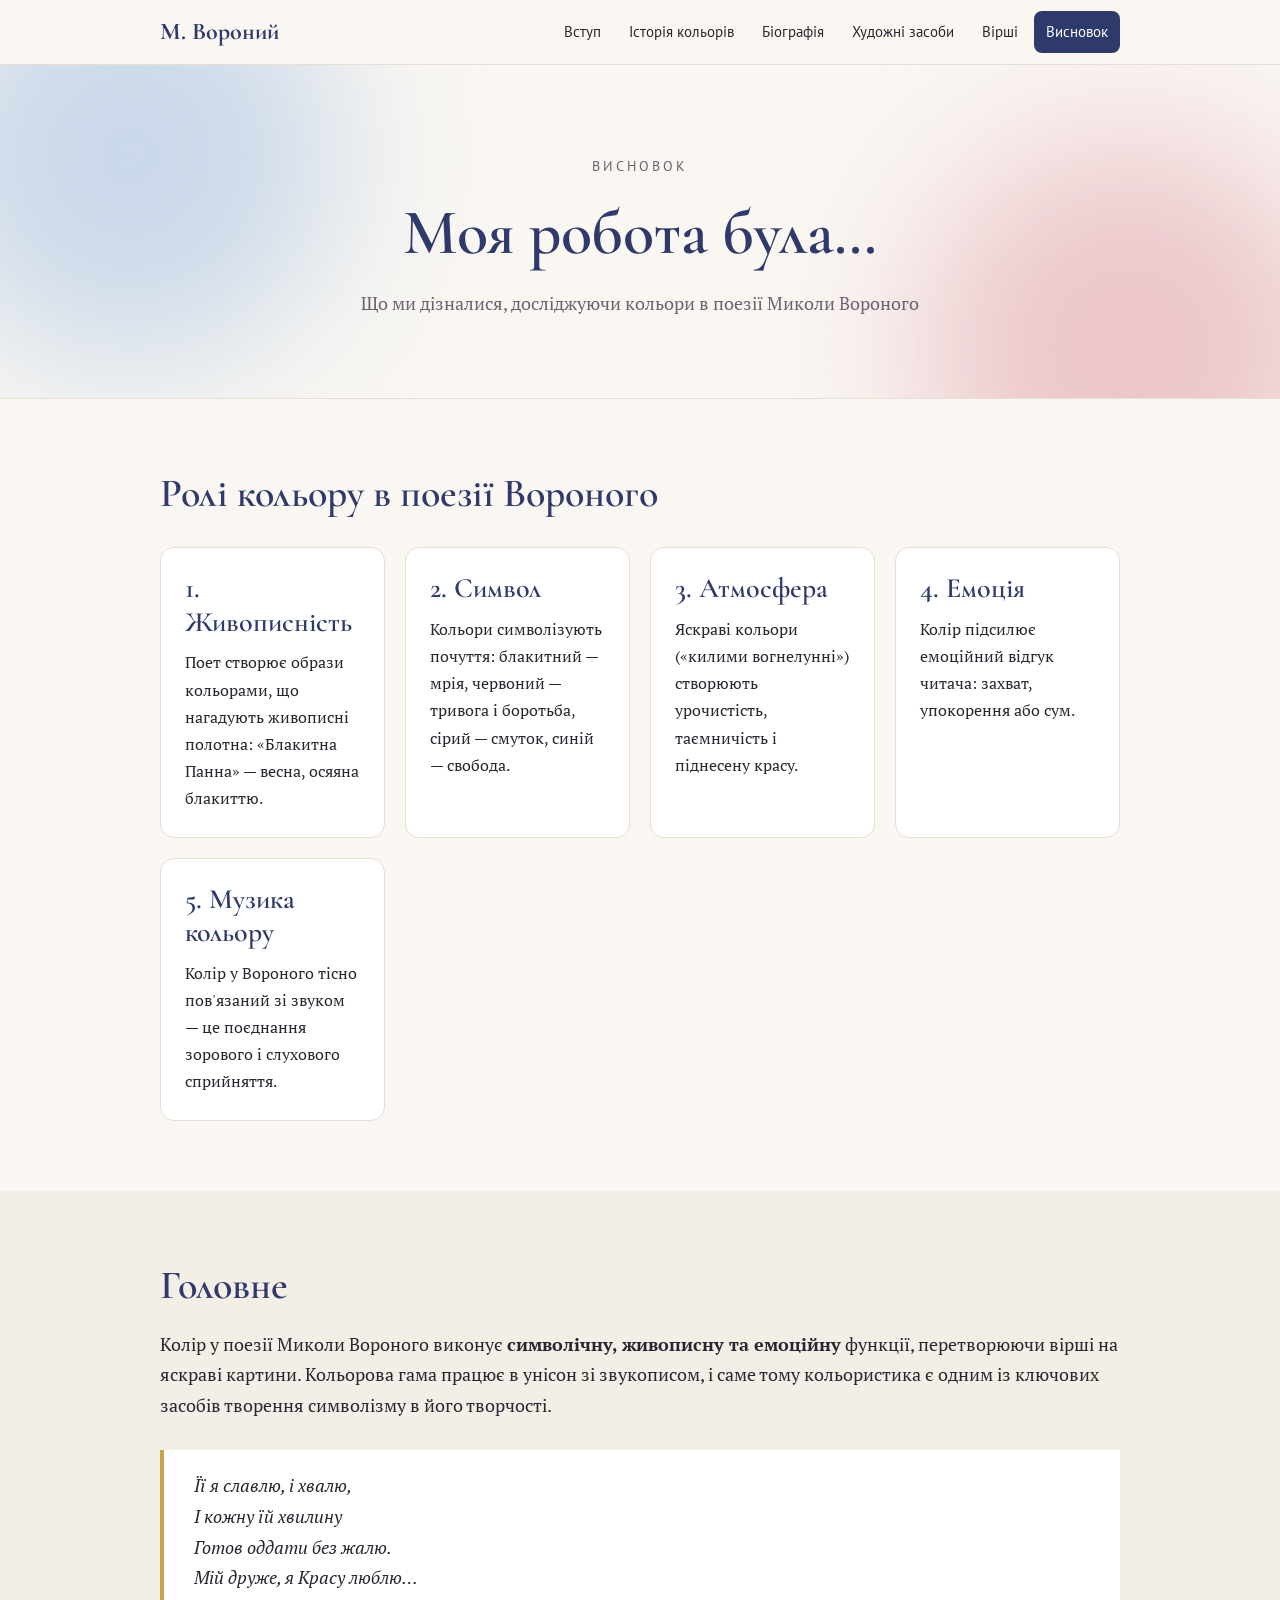
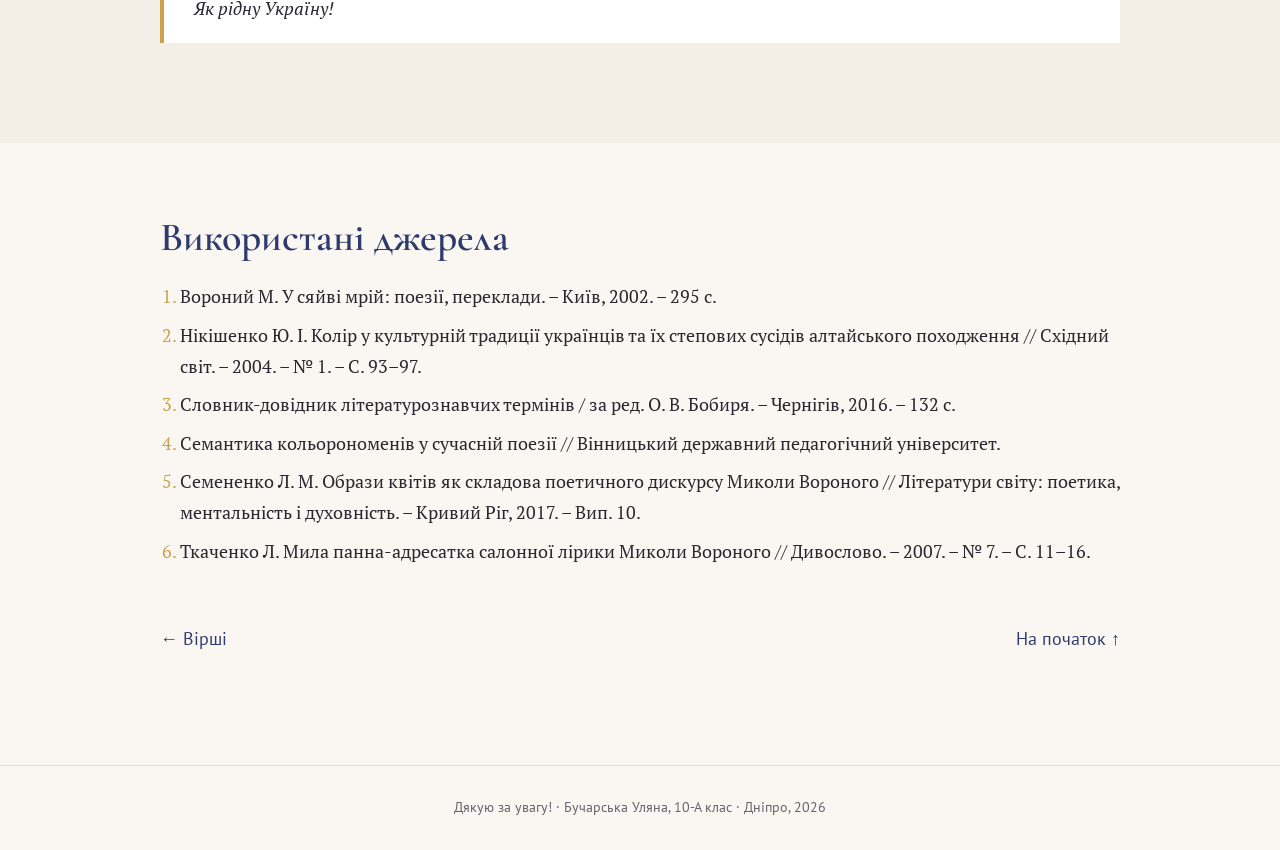
<file: vysnovok.html>
<!DOCTYPE html>
<html lang="uk">
<head>
    <meta charset="UTF-8">
    <meta name="viewport" content="width=device-width, initial-scale=1.0">
    <title>Висновок — М. Вороний</title>
    <link rel="preconnect" href="https://fonts.googleapis.com">
    <link href="https://fonts.googleapis.com/css2?family=Cormorant+Garamond:wght@500;600;700&family=PT+Sans&family=PT+Serif:ital@0;1&display=swap" rel="stylesheet">
    <link rel="stylesheet" href="css/style.css">
</head>
<body>

<!-- ===== ШАПКА З МЕНЮ ===== -->
<header class="header">
    <div class="container">
        <a class="logo" href="index.html">М. Вороний</a>
        <button class="menu-button" id="menuButton">☰</button>
        <ul class="menu" id="menu">
            <li><a href="index.html">Вступ</a></li>
            <li><a href="kolory.html">Історія кольорів</a></li>
            <li><a href="biografiia.html">Біографія</a></li>
            <li><a href="zasoby.html">Художні засоби</a></li>
            <li><a href="virshi.html">Вірші</a></li>
            <li><a class="active" href="vysnovok.html">Висновок</a></li>
        </ul>
    </div>
</header>


<section class="hero">
    <div class="container">
        <div class="hero-label">Висновок</div>
        <h1>Моя робота була…</h1>
        <p>Що ми дізналися, досліджуючи кольори в поезії Миколи Вороного</p>
    </div>
</section>


<section class="section">
    <div class="container">
        <h2>Ролі кольору в поезії Вороного</h2>
        <div class="cards">
            <div class="card">
                <h3>1. Живописність</h3>
                <p>Поет створює образи кольорами, що нагадують живописні полотна:
                   «Блакитна Панна» — весна, осяяна блакиттю.</p>
            </div>
            <div class="card">
                <h3>2. Символ</h3>
                <p>Кольори символізують почуття: блакитний — мрія, червоний — тривога і
                   боротьба, сірий — смуток, синій — свобода.</p>
            </div>
            <div class="card">
                <h3>3. Атмосфера</h3>
                <p>Яскраві кольори («килими вогнелунні») створюють урочистість,
                   таємничість і піднесену красу.</p>
            </div>
            <div class="card">
                <h3>4. Емоція</h3>
                <p>Колір підсилює емоційний відгук читача: захват, упокорення або сум.</p>
            </div>
            <div class="card">
                <h3>5. Музика кольору</h3>
                <p>Колір у Вороного тісно пов'язаний зі звуком — це поєднання зорового
                   і слухового сприйняття.</p>
            </div>
        </div>
    </div>
</section>


<section class="section light">
    <div class="container">
        <h2>Головне</h2>
        <p>Колір у поезії Миколи Вороного виконує <b>символічну, живописну та емоційну</b>
           функції, перетворюючи вірші на яскраві картини. Кольорова гама працює в унісон
           зі звукописом, і саме тому кольористика є одним із ключових засобів творення
           символізму в його творчості.</p>

        <div class="quote">Її я славлю, і хвалю,
І кожну їй хвилину
Готов оддати без жалю.
Мій друже, я Красу люблю…
Як рідну Україну!</div>
    </div>
</section>


<!-- ===== СПИСОК ДЖЕРЕЛ ===== -->
<section class="section">
    <div class="container">
        <h2>Використані джерела</h2>
        <ol class="nice-list">
            <li>Вороний М. У сяйві мрій: поезії, переклади. – Київ, 2002. – 295 с.</li>
            <li>Нікішенко Ю. І. Колір у культурній традиції українців та їх степових сусідів
                алтайського походження // Східний світ. – 2004. – № 1. – С. 93–97.</li>
            <li>Словник-довідник літературознавчих термінів / за ред. О. В. Бобиря. –
                Чернігів, 2016. – 132 с.</li>
            <li>Семантика кольорономенів у сучасній поезії // Вінницький державний
                педагогічний університет.</li>
            <li>Семененко Л. М. Образи квітів як складова поетичного дискурсу Миколи Вороного //
                Літератури світу: поетика, ментальність і духовність. – Кривий Ріг, 2017. – Вип. 10.</li>
            <li>Ткаченко Л. Мила панна-адресатка салонної лірики Миколи Вороного //
                Дивослово. – 2007. – № 7. – С. 11–16.</li>
        </ol>

        <div class="page-nav">
            <a href="virshi.html">← Вірші</a>
            <a href="index.html">На початок ↑</a>
        </div>
    </div>
</section>


<footer class="footer">
    <div class="container">
        Дякую за увагу! · Бучарська Уляна, 10-А клас · Дніпро, 2026
    </div>
</footer>

<script src="js/script.js"></script>
</body>
</html>
</file>
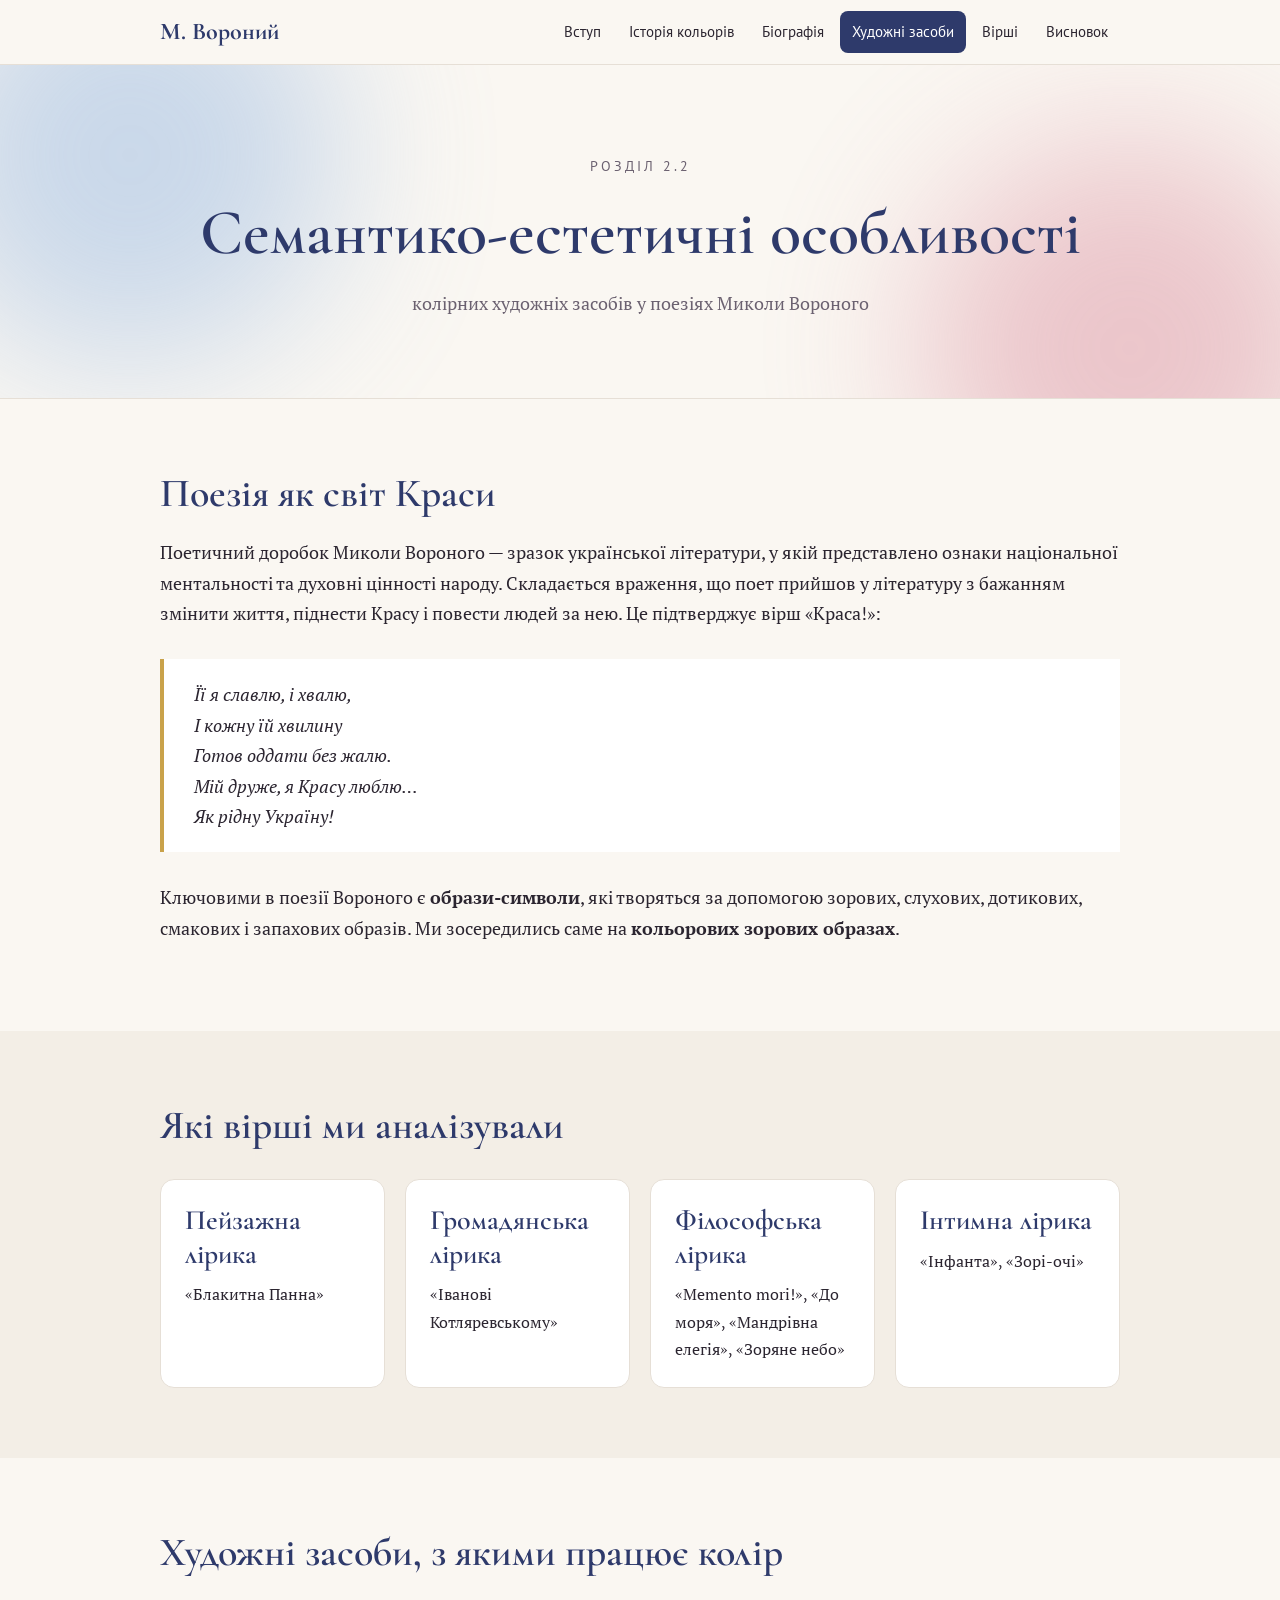
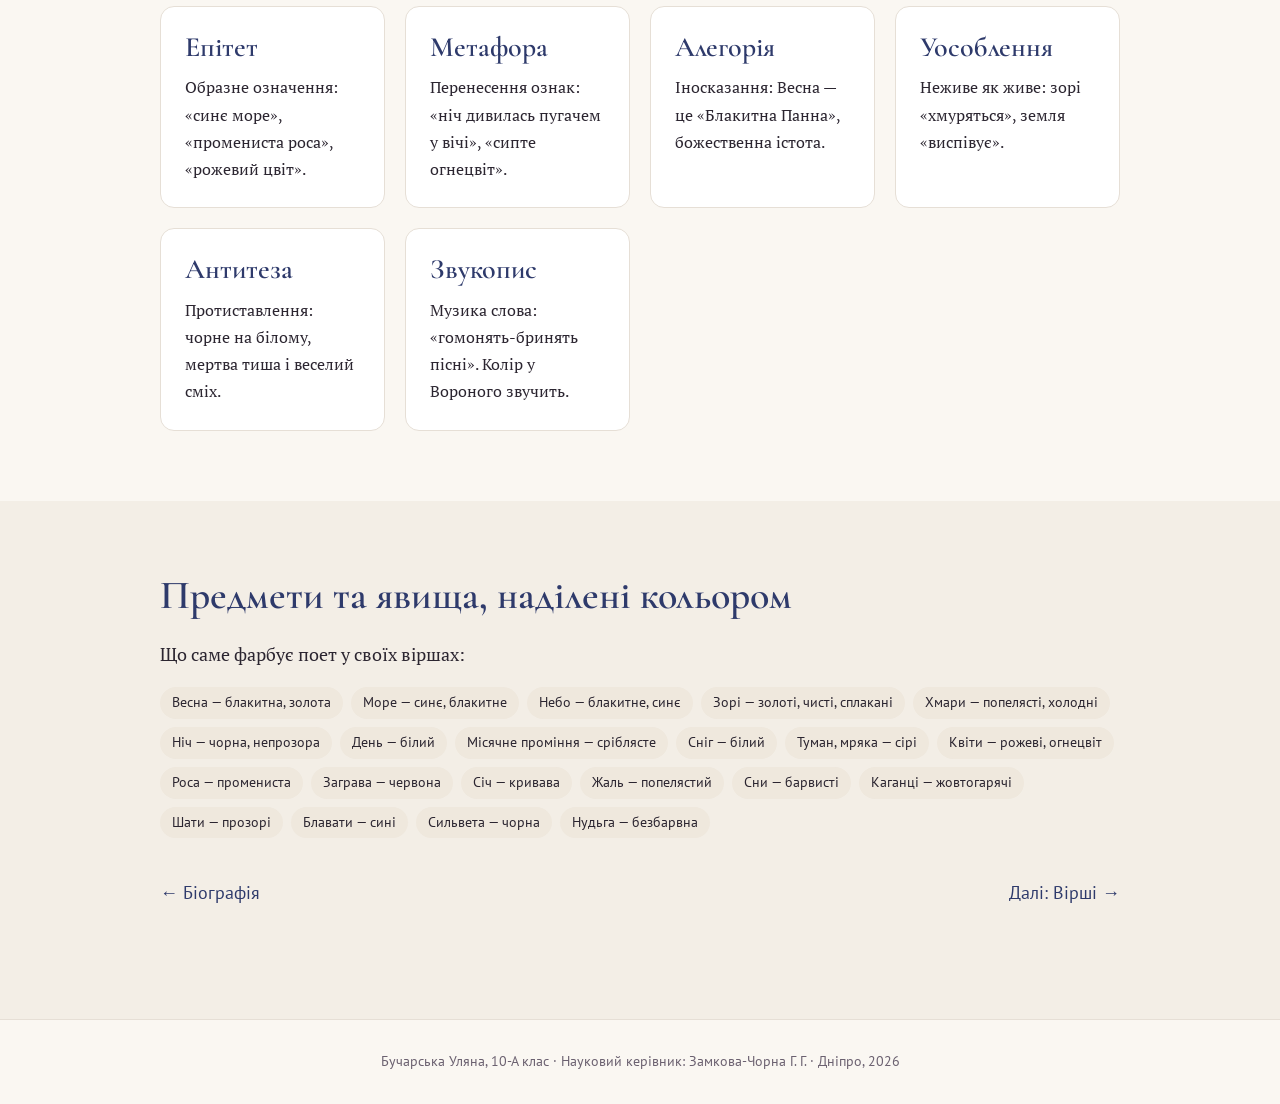
<file: zasoby.html>
<!DOCTYPE html>
<html lang="uk">
<head>
    <meta charset="UTF-8">
    <meta name="viewport" content="width=device-width, initial-scale=1.0">
    <title>Художні засоби — М. Вороний</title>
    <link rel="preconnect" href="https://fonts.googleapis.com">
    <link href="https://fonts.googleapis.com/css2?family=Cormorant+Garamond:wght@500;600;700&family=PT+Sans&family=PT+Serif:ital@0;1&display=swap" rel="stylesheet">
    <link rel="stylesheet" href="css/style.css">
</head>
<body>

<!-- ===== ШАПКА З МЕНЮ ===== -->
<header class="header">
    <div class="container">
        <a class="logo" href="index.html">М. Вороний</a>
        <button class="menu-button" id="menuButton">☰</button>
        <ul class="menu" id="menu">
            <li><a href="index.html">Вступ</a></li>
            <li><a href="kolory.html">Історія кольорів</a></li>
            <li><a href="biografiia.html">Біографія</a></li>
            <li><a class="active" href="zasoby.html">Художні засоби</a></li>
            <li><a href="virshi.html">Вірші</a></li>
            <li><a href="vysnovok.html">Висновок</a></li>
        </ul>
    </div>
</header>


<section class="hero">
    <div class="container">
        <div class="hero-label">Розділ 2.2</div>
        <h1>Семантико-естетичні особливості</h1>
        <p>колірних художніх засобів у поезіях Миколи Вороного</p>
    </div>
</section>


<!-- ===== СВІТ КРАСИ ===== -->
<section class="section">
    <div class="container">
        <h2>Поезія як світ Краси</h2>
        <p>Поетичний доробок Миколи Вороного — зразок української літератури, у якій
           представлено ознаки національної ментальності та духовні цінності народу.
           Складається враження, що поет прийшов у літературу з бажанням змінити життя,
           піднести Красу і повести людей за нею. Це підтверджує вірш «Краса!»:</p>

        <div class="quote">Її я славлю, і хвалю,
І кожну їй хвилину
Готов оддати без жалю.
Мій друже, я Красу люблю…
Як рідну Україну!</div>

        <p>Ключовими в поезії Вороного є <b>образи-символи</b>, які творяться за допомогою
           зорових, слухових, дотикових, смакових і запахових образів. Ми зосередились
           саме на <b>кольорових зорових образах</b>.</p>
    </div>
</section>


<!-- ===== ВИДИ ЛІРИКИ ===== -->
<section class="section light">
    <div class="container">
        <h2>Які вірші ми аналізували</h2>
        <div class="cards">
            <div class="card">
                <h3>Пейзажна лірика</h3>
                <p>«Блакитна Панна»</p>
            </div>
            <div class="card">
                <h3>Громадянська лірика</h3>
                <p>«Іванові Котляревському»</p>
            </div>
            <div class="card">
                <h3>Філософська лірика</h3>
                <p>«Memento mori!», «До моря», «Мандрівна елегія», «Зоряне небо»</p>
            </div>
            <div class="card">
                <h3>Інтимна лірика</h3>
                <p>«Інфанта», «Зорі-очі»</p>
            </div>
        </div>
    </div>
</section>


<!-- ===== ХУДОЖНІ ЗАСОБИ ===== -->
<section class="section">
    <div class="container">
        <h2>Художні засоби, з якими працює колір</h2>
        <div class="cards">
            <div class="card">
                <h3>Епітет</h3>
                <p>Образне означення: «синє море», «промениста роса», «рожевий цвіт».</p>
            </div>
            <div class="card">
                <h3>Метафора</h3>
                <p>Перенесення ознак: «ніч дивилась пугачем у вічі», «сипте огнецвіт».</p>
            </div>
            <div class="card">
                <h3>Алегорія</h3>
                <p>Іносказання: Весна — це «Блакитна Панна», божественна істота.</p>
            </div>
            <div class="card">
                <h3>Уособлення</h3>
                <p>Неживе як живе: зорі «хмуряться», земля «виспівує».</p>
            </div>
            <div class="card">
                <h3>Антитеза</h3>
                <p>Протиставлення: чорне на білому, мертва тиша і веселий сміх.</p>
            </div>
            <div class="card">
                <h3>Звукопис</h3>
                <p>Музика слова: «гомонять-бринять пісні». Колір у Вороного звучить.</p>
            </div>
        </div>
    </div>
</section>


<!-- ===== ПРЕДМЕТИ ТА ЯВИЩА ===== -->
<section class="section light">
    <div class="container">
        <h2>Предмети та явища, наділені кольором</h2>
        <p>Що саме фарбує поет у своїх віршах:</p>
        <div class="tags">
            <span class="tag">Весна — блакитна, золота</span>
            <span class="tag">Море — синє, блакитне</span>
            <span class="tag">Небо — блакитне, синє</span>
            <span class="tag">Зорі — золоті, чисті, сплакані</span>
            <span class="tag">Хмари — попелясті, холодні</span>
            <span class="tag">Ніч — чорна, непрозора</span>
            <span class="tag">День — білий</span>
            <span class="tag">Місячне проміння — сріблясте</span>
            <span class="tag">Сніг — білий</span>
            <span class="tag">Туман, мряка — сірі</span>
            <span class="tag">Квіти — рожеві, огнецвіт</span>
            <span class="tag">Роса — промениста</span>
            <span class="tag">Заграва — червона</span>
            <span class="tag">Січ — кривава</span>
            <span class="tag">Жаль — попелястий</span>
            <span class="tag">Сни — барвисті</span>
            <span class="tag">Каганці — жовтогарячі</span>
            <span class="tag">Шати — прозорі</span>
            <span class="tag">Блавати — сині</span>
            <span class="tag">Сильвета — чорна</span>
            <span class="tag">Нудьга — безбарвна</span>
        </div>

        <div class="page-nav">
            <a href="biografiia.html">← Біографія</a>
            <a href="virshi.html">Далі: Вірші →</a>
        </div>
    </div>
</section>


<footer class="footer">
    <div class="container">
        Бучарська Уляна, 10-А клас · Науковий керівник: Замкова-Чорна Г. Г. · Дніпро, 2026
    </div>
</footer>

<script src="js/script.js"></script>
</body>
</html>
</file>
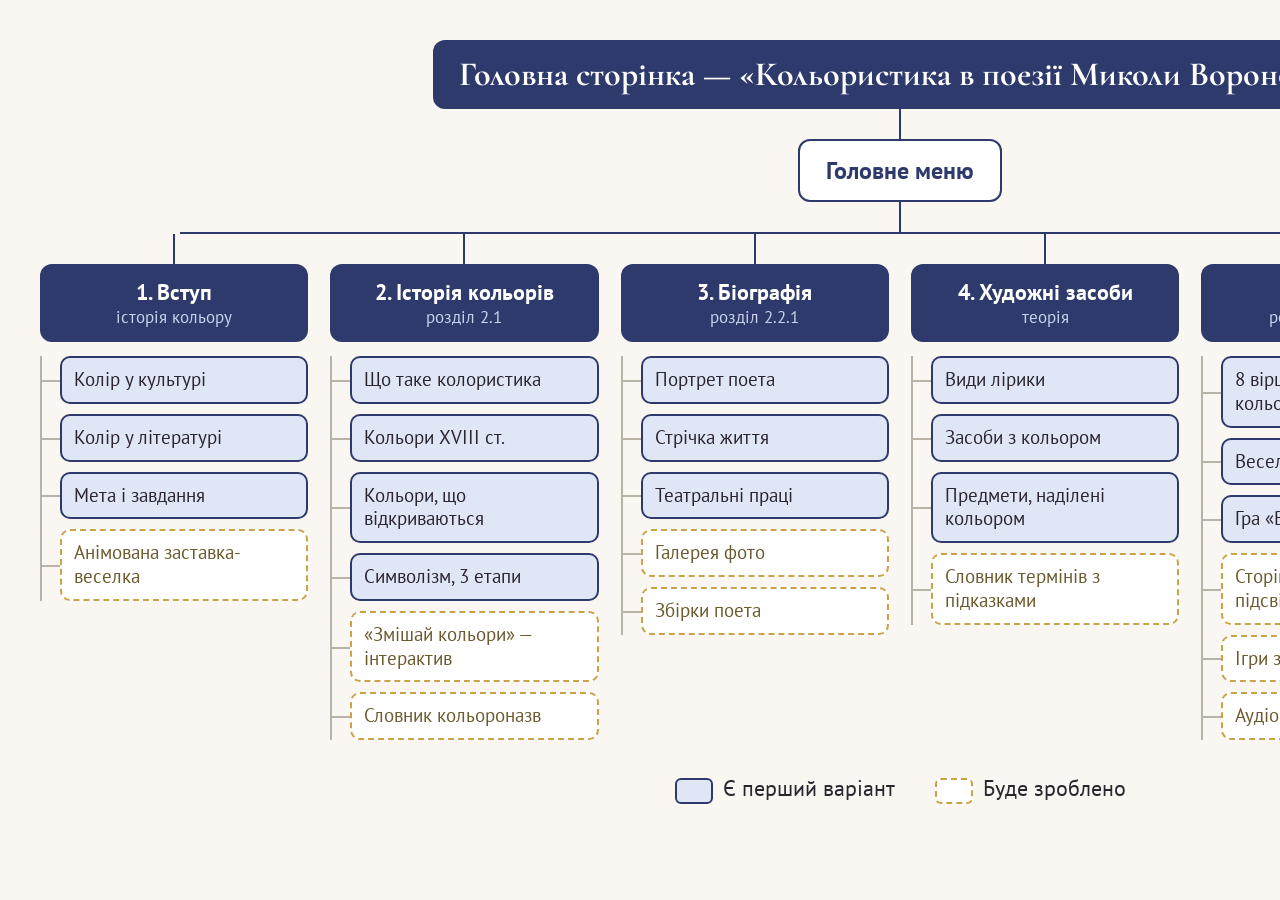
<file: docs/struktura.html>
<!DOCTYPE html>
<html lang="uk">
<head>
<meta charset="UTF-8">
<title>Структура сайту</title>
<link href="https://fonts.googleapis.com/css2?family=Cormorant+Garamond:wght@600;700&family=PT+Sans:wght@400;700&display=swap" rel="stylesheet">
<style>
    /* Схема структури сайту.
       Синій блок — сторінка вже є (чернетка),
       пунктирний блок — буде зроблено далі. */
    body {
        margin: 0;
        width: 1800px;
        padding: 40px 40px 50px;
        box-sizing: border-box;
        background: #faf7f2;
        font-family: "PT Sans", Arial, sans-serif;
        color: #2b2530;
    }
    .top {
        display: flex;
        flex-direction: column;
        align-items: center;
    }
    .node {
        border-radius: 12px;
        padding: 14px 26px;
        font-size: 24px;
        font-weight: 700;
        text-align: center;
    }
    .main {
        background: #2e3a6b;
        color: #fff;
        font-family: "Cormorant Garamond", Georgia, serif;
        font-size: 34px;
    }
    .menu {
        background: #fff;
        border: 2px solid #2e3a6b;
        color: #2e3a6b;
    }
    .v-line {
        width: 2px;
        height: 30px;
        background: #2e3a6b;
    }
    /* горизонтальна лінія над шістьма розділами */
    .h-line {
        height: 2px;
        background: #2e3a6b;
        margin: 0 140px;
    }
    .columns {
        display: grid;
        grid-template-columns: repeat(6, 1fr);
        gap: 22px;
    }
    .column {
        display: flex;
        flex-direction: column;
        align-items: center;
    }
    .section {
        width: 100%;
        background: #2e3a6b;
        color: #fff;
        border-radius: 12px;
        padding: 14px 10px;
        font-size: 22px;
        font-weight: 700;
        text-align: center;
        box-sizing: border-box;
    }
    .section small {
        display: block;
        font-weight: 400;
        font-size: 17px;
        color: #c9d3ee;
    }
    .children {
        width: 100%;
        margin-top: 14px;
        padding-left: 18px;
        border-left: 2px solid #b9b2a6;
        box-sizing: border-box;
        display: flex;
        flex-direction: column;
        gap: 10px;
    }
    .item {
        position: relative;
        border-radius: 10px;
        padding: 10px 12px;
        font-size: 19px;
        line-height: 1.25;
    }
    /* гілочка від вертикальної лінії до блока */
    .item::before {
        content: "";
        position: absolute;
        left: -20px;
        top: 50%;
        width: 18px;
        height: 2px;
        background: #b9b2a6;
    }
    .done {
        background: #dfe7f7;
        border: 2px solid #2e3a6b;
    }
    .plan {
        background: #fff;
        border: 2px dashed #c9a24a;
        color: #6b5a2e;
    }
    .legend {
        display: flex;
        justify-content: center;
        gap: 40px;
        margin-top: 34px;
        font-size: 22px;
    }
    .legend span {
        display: inline-block;
        width: 34px;
        height: 22px;
        border-radius: 6px;
        vertical-align: middle;
        margin-right: 10px;
    }
</style>
</head>
<body>

<div class="top">
    <div class="node main">Головна сторінка — «Кольористика в поезії Миколи Вороного»</div>
    <div class="v-line"></div>
    <div class="node menu">Головне меню</div>
    <div class="v-line"></div>
</div>
<div class="h-line"></div>

<div class="columns">

    <div class="column">
        <div class="v-line"></div>
        <div class="section">1. Вступ<small>історія кольору</small></div>
        <div class="children">
            <div class="item done">Колір у культурі</div>
            <div class="item done">Колір у літературі</div>
            <div class="item done">Мета і завдання</div>
            <div class="item plan">Анімована заставка-веселка</div>
        </div>
    </div>

    <div class="column">
        <div class="v-line"></div>
        <div class="section">2. Історія кольорів<small>розділ 2.1</small></div>
        <div class="children">
            <div class="item done">Що таке колористика</div>
            <div class="item done">Кольори XVIII ст.</div>
            <div class="item done">Кольори, що відкриваються</div>
            <div class="item done">Символізм, 3 етапи</div>
            <div class="item plan">«Змішай кольори» — інтерактив</div>
            <div class="item plan">Словник кольороназв</div>
        </div>
    </div>

    <div class="column">
        <div class="v-line"></div>
        <div class="section">3. Біографія<small>розділ 2.2.1</small></div>
        <div class="children">
            <div class="item done">Портрет поета</div>
            <div class="item done">Стрічка життя</div>
            <div class="item done">Театральні праці</div>
            <div class="item plan">Галерея фото</div>
            <div class="item plan">Збірки поета</div>
        </div>
    </div>

    <div class="column">
        <div class="v-line"></div>
        <div class="section">4. Художні засоби<small>теорія</small></div>
        <div class="children">
            <div class="item done">Види лірики</div>
            <div class="item done">Засоби з кольором</div>
            <div class="item done">Предмети, наділені кольором</div>
            <div class="item plan">Словник термінів з підказками</div>
        </div>
    </div>

    <div class="column">
        <div class="v-line"></div>
        <div class="section">5. Вірші<small>роль кольороназв</small></div>
        <div class="children">
            <div class="item done">8 віршів: тема, ідея, кольори</div>
            <div class="item done">Веселка-діаграма</div>
            <div class="item done">Гра «Вгадай колір»</div>
            <div class="item plan">Сторінка кожного вірша з підсвіченими кольорами</div>
            <div class="item plan">Ігри з веселкою</div>
            <div class="item plan">Аудіо: «Краса» напам'ять</div>
        </div>
    </div>

    <div class="column">
        <div class="v-line"></div>
        <div class="section">6. Висновок<small>«Моя робота була…»</small></div>
        <div class="children">
            <div class="item done">П'ять ролей кольору</div>
            <div class="item done">Список джерел</div>
            <div class="item plan">Підсумковий тест</div>
            <div class="item plan">Про автора</div>
        </div>
    </div>

</div>

<div class="legend">
    <div><span style="background:#dfe7f7;border:2px solid #2e3a6b"></span>Є перший варіант</div>
    <div><span style="background:#fff;border:2px dashed #c9a24a"></span>Буде зроблено</div>
</div>

</body>
</html>
</file>
<file: css/style.css>
/* =========================================================
   ГОЛОВНИЙ ФАЙЛ СТИЛІВ САЙТУ
   «Кольористика в поезії Миколи Вороного»

   Файл поділено на розділи:
   1. Змінні (кольори та шрифти)
   2. Загальні стилі сторінки
   3. Шапка та меню
   4. Великий заголовок сторінки (hero)
   5. Розділи з текстом
   6. Картки, цитати, місця для картинок
   7. Інтерактивні кольори (сторінка 2)
   8. Біографія — стрічка часу (сторінка 3)
   9. Вірші (сторінка 5)
   10. Веселка та гра (сторінка 5)
   11. Підвал сайту
   12. Адаптація під телефон
   ========================================================= */


/* ---------- 1. ЗМІННІ ----------
   Тут зібрані всі головні кольори сайту.
   Якщо треба змінити колір — міняємо тут, і він зміниться всюди. */
:root {
    --bg: #faf7f2;            /* фон сторінки — теплий «папір» */
    --bg-card: #ffffff;       /* фон карток */
    --text: #2b2530;          /* основний текст */
    --text-soft: #6b6170;     /* другорядний текст */
    --blue: #2e3a6b;          /* темно-синій — головний колір сайту */
    --blue-light: #8fb3e0;    /* блакитний */
    --gold: #c9a24a;          /* золотий */
    --rose: #d98a9b;          /* рожевий */
    --line: #e6dfd6;          /* тонкі лінії та рамки */

    --font-title: "Cormorant Garamond", Georgia, serif;   /* шрифт заголовків */
    --font-text: "PT Serif", Georgia, serif;              /* шрифт тексту */
    --font-ui: "PT Sans", Arial, sans-serif;              /* шрифт меню та кнопок */
}


/* ---------- 2. ЗАГАЛЬНІ СТИЛІ ---------- */
* {
    box-sizing: border-box;   /* розмір блоку рахується разом з відступами */
}

body {
    margin: 0;
    background: var(--bg);
    color: var(--text);
    font-family: var(--font-text);
    font-size: 18px;
    line-height: 1.7;
}

h1, h2, h3 {
    font-family: var(--font-title);
    color: var(--blue);
    line-height: 1.2;
    font-weight: 600;
}

h2 {
    font-size: 40px;
    margin: 0 0 20px;
}

h3 {
    font-size: 28px;
    margin: 0 0 10px;
}

a {
    color: var(--blue);
}

/* Блок, який тримає вміст по центру сторінки */
.container {
    max-width: 1000px;
    margin: 0 auto;
    padding: 0 20px;
}


/* ---------- 3. ШАПКА ТА МЕНЮ ---------- */
.header {
    position: sticky;         /* шапка «прилипає» до верху при прокручуванні */
    top: 0;
    z-index: 10;
    background: rgba(250, 247, 242, 0.95);
    border-bottom: 1px solid var(--line);
}

.header .container {
    display: flex;
    align-items: center;
    justify-content: space-between;
    min-height: 64px;
}

.logo {
    font-family: var(--font-title);
    font-size: 24px;
    font-weight: 700;
    color: var(--blue);
    text-decoration: none;
}

.menu {
    display: flex;
    gap: 4px;
    list-style: none;
    margin: 0;
    padding: 0;
}

.menu a {
    display: block;
    padding: 8px 12px;
    border-radius: 8px;
    font-family: var(--font-ui);
    font-size: 15px;
    color: var(--text);
    text-decoration: none;
}

.menu a:hover {
    background: #efe8dd;
}

/* Пункт меню поточної сторінки */
.menu a.active {
    background: var(--blue);
    color: #fff;
}

/* Кнопка меню для телефону (на комп'ютері схована) */
.menu-button {
    display: none;
    border: 1px solid var(--line);
    background: #fff;
    border-radius: 8px;
    padding: 6px 12px;
    font-size: 22px;
    cursor: pointer;
}


/* ---------- 4. ВЕЛИКИЙ ЗАГОЛОВОК СТОРІНКИ ---------- */
.hero {
    position: relative;
    overflow: hidden;
    padding: 90px 0 80px;
    text-align: center;
    border-bottom: 1px solid var(--line);
}

/* Розмиті кольорові плями на фоні — як фарби на папері */
.hero::before,
.hero::after {
    content: "";
    position: absolute;
    width: 420px;
    height: 420px;
    border-radius: 50%;
    filter: blur(80px);
    opacity: 0.45;
    z-index: -1;
}

.hero::before {
    background: var(--blue-light);
    top: -120px;
    left: -80px;
}

.hero::after {
    background: var(--rose);
    bottom: -160px;
    right: -60px;
}

.hero-label {
    font-family: var(--font-ui);
    font-size: 14px;
    letter-spacing: 3px;
    text-transform: uppercase;
    color: var(--text-soft);
}

.hero h1 {
    font-size: 64px;
    margin: 16px 0;
}

.hero p {
    max-width: 640px;
    margin: 0 auto;
    color: var(--text-soft);
}

/* Головна кнопка */
.button {
    display: inline-block;
    margin-top: 30px;
    padding: 12px 28px;
    border-radius: 30px;
    background: var(--blue);
    color: #fff;
    font-family: var(--font-ui);
    text-decoration: none;
}

.button:hover {
    background: #1f2850;
}


/* ---------- 5. РОЗДІЛИ З ТЕКСТОМ ---------- */
.section {
    padding: 70px 0;
}

/* Кожен другий розділ трохи іншого кольору — щоб розділи не зливались */
.section.light {
    background: #f3eee6;
}

.section-number {
    font-family: var(--font-ui);
    font-size: 14px;
    color: var(--gold);
    letter-spacing: 2px;
    text-transform: uppercase;
}

/* Два стовпчики: текст + картинка */
.two-columns {
    display: grid;
    grid-template-columns: 1.4fr 1fr;
    gap: 40px;
    align-items: center;
}

/* Список з красивими маркерами */
.nice-list {
    padding-left: 20px;
}

.nice-list li {
    margin-bottom: 8px;
}

.nice-list li::marker {
    color: var(--gold);
}


/* ---------- 6. КАРТКИ, ЦИТАТИ, МІСЦЯ ДЛЯ КАРТИНОК ---------- */
.cards {
    display: grid;
    grid-template-columns: repeat(auto-fit, minmax(220px, 1fr));
    gap: 20px;
    margin-top: 30px;
}

.card {
    background: var(--bg-card);
    border: 1px solid var(--line);
    border-radius: 14px;
    padding: 24px;
}

.card p {
    margin: 0;
    font-size: 16px;
}

/* Цитата з вірша */
.quote {
    margin: 30px 0;
    padding: 20px 30px;
    border-left: 4px solid var(--gold);
    background: #fff;
    font-style: italic;
    white-space: pre-line;   /* зберігає переноси рядків, як у вірші */
}

/* Місце, куди потім вставимо справжню картинку */
.picture-placeholder {
    display: flex;
    align-items: center;
    justify-content: center;
    min-height: 260px;
    padding: 20px;
    border: 2px dashed #cbbfae;
    border-radius: 14px;
    background: #fff;
    color: var(--text-soft);
    font-family: var(--font-ui);
    font-size: 15px;
    text-align: center;
}

/* Справжня картинка (коли додамо) */
.picture {
    width: 100%;
    border-radius: 14px;
}

/* Портрет — трохи вужчий і по центру */
.portrait {
    display: block;
    max-width: 320px;
    margin: 0 auto;
    box-shadow: 0 10px 30px rgba(46, 58, 107, 0.2);
}

.caption {
    margin-top: 8px;
    font-family: var(--font-ui);
    font-size: 14px;
    color: var(--text-soft);
    text-align: center;
}

/* Маленькі «таблетки» з назвами */
.tags {
    display: flex;
    flex-wrap: wrap;
    gap: 8px;
    margin-top: 10px;
}

.tag {
    padding: 4px 12px;
    border-radius: 20px;
    background: #efe8dd;
    font-family: var(--font-ui);
    font-size: 14px;
}


/* ---------- 7. ІНТЕРАКТИВНІ КОЛЬОРИ (сторінка 2) ----------
   Квадратик з кольором. Натискаєш — він «відкривається»
   і показує пояснення. */
.color-grid {
    display: grid;
    grid-template-columns: repeat(auto-fill, minmax(200px, 1fr));
    gap: 20px;
    margin-top: 30px;
    align-items: start;   /* відкрита картка не розтягує сусідні */
}

.color-card {
    border: 1px solid var(--line);
    border-radius: 14px;
    overflow: hidden;
    background: #fff;
    cursor: pointer;
    transition: transform 0.2s;
}

.color-card:hover {
    transform: translateY(-4px);
}

/* Верхня частина картки — сам колір */
.color-swatch {
    height: 120px;
    border-bottom: 1px solid var(--line);   /* щоб було видно білий колір */
}

.color-name {
    padding: 12px 16px 4px;
    font-family: var(--font-title);
    font-size: 24px;
    font-weight: 700;
}

.color-hint {
    padding: 0 16px 12px;
    font-family: var(--font-ui);
    font-size: 13px;
    color: var(--text-soft);
}

/* Пояснення схована, поки картку не натиснули */
.color-info {
    display: none;
    padding: 0 16px 16px;
    font-size: 15px;
    line-height: 1.5;
}

/* Коли картку натиснули, JavaScript додає клас "open" */
.color-card.open .color-info {
    display: block;
}

.color-card.open .color-hint {
    display: none;
}


/* ---------- 8. БІОГРАФІЯ — СТРІЧКА ЧАСУ (сторінка 3) ---------- */
.timeline {
    position: relative;
    margin-top: 30px;
    padding-left: 30px;
    border-left: 2px solid var(--gold);
}

.timeline-item {
    position: relative;
    margin-bottom: 30px;
}

/* Кружечок на лінії */
.timeline-item::before {
    content: "";
    position: absolute;
    left: -39px;
    top: 8px;
    width: 14px;
    height: 14px;
    border-radius: 50%;
    background: var(--bg);
    border: 3px solid var(--gold);
}

.timeline-year {
    font-family: var(--font-title);
    font-size: 26px;
    font-weight: 700;
    color: var(--blue);
}

.timeline-item p {
    margin: 4px 0 0;
}


/* ---------- 9. ВІРШІ (сторінка 5) ----------
   Кожен вірш — окремий блок. Фон блоку зроблений
   з кольорів, які є в цьому вірші (задається в HTML). */
.poem {
    margin-bottom: 40px;
    padding: 40px;
    border-radius: 20px;
    color: #fff;
}

.poem h3 {
    color: #fff;
    font-size: 36px;
}

.poem-type {
    font-family: var(--font-ui);
    font-size: 14px;
    letter-spacing: 2px;
    text-transform: uppercase;
    opacity: 0.85;
}

.poem .quote {
    background: rgba(255, 255, 255, 0.15);
    border-left-color: #fff;
    color: #fff;
}

.poem-details {
    display: grid;
    grid-template-columns: 1fr 1fr;
    gap: 20px;
}

.poem-details div {
    padding: 16px 20px;
    border-radius: 12px;
    background: rgba(255, 255, 255, 0.15);
    font-size: 16px;
}

.poem-details b {
    display: block;
    font-family: var(--font-ui);
}

/* Кружечки кольорів, що є у вірші */
.poem-colors {
    display: flex;
    flex-wrap: wrap;
    gap: 10px;
    margin-top: 20px;
}

.poem-color {
    display: flex;
    align-items: center;
    gap: 8px;
    padding: 4px 14px 4px 4px;
    border-radius: 20px;
    background: rgba(255, 255, 255, 0.9);
    color: var(--text);
    font-family: var(--font-ui);
    font-size: 14px;
}

.poem-color span {
    width: 22px;
    height: 22px;
    border-radius: 50%;
    border: 1px solid rgba(0, 0, 0, 0.15);
}


/* ---------- 10. ВЕСЕЛКА ТА ГРА (сторінка 5) ---------- */
.rainbow-box {
    display: grid;
    grid-template-columns: 1.3fr 1fr;
    gap: 30px;
    align-items: center;
}

.rainbow svg {
    width: 100%;
    height: auto;
}

/* Дуги веселки */
.arc {
    fill: none;
    stroke-width: 20;
    cursor: pointer;
    transition: stroke-width 0.2s, opacity 0.2s;
}

.arc:hover,
.arc.selected {
    stroke-width: 28;
}

/* Віконце, де показується інформація про вибрану дугу */
.rainbow-info {
    min-height: 200px;
}

.rainbow-count {
    font-family: var(--font-title);
    font-size: 60px;
    font-weight: 700;
    color: var(--blue);
}

/* Гра «Вгадай колір» */
.game {
    margin-top: 50px;
    padding: 40px;
    border-radius: 20px;
    background: #fff;
    border: 1px solid var(--line);
    text-align: center;
}

.game-question {
    font-size: 28px;
    font-style: italic;
    margin: 20px 0;
}

.game-source {
    color: var(--text-soft);
    font-family: var(--font-ui);
    font-size: 14px;
}

.game-answers {
    display: flex;
    flex-wrap: wrap;
    justify-content: center;
    gap: 10px;
    margin: 20px 0;
}

.game-answers button {
    padding: 10px 18px;
    border: 2px solid var(--line);
    border-radius: 30px;
    background: #fff;
    font-family: var(--font-ui);
    font-size: 16px;
    cursor: pointer;
}

.game-answers button:hover {
    border-color: var(--blue);
}

.game-answers button.right {
    background: #d9f2dc;
    border-color: #4caf50;
}

.game-answers button.wrong {
    background: #f9dcdc;
    border-color: #e57373;
}

.game-result {
    min-height: 30px;
    font-family: var(--font-ui);
    font-weight: 700;
}


/* ---------- 11. ПІДВАЛ САЙТУ ---------- */
.footer {
    padding: 30px 0;
    border-top: 1px solid var(--line);
    font-family: var(--font-ui);
    font-size: 14px;
    color: var(--text-soft);
    text-align: center;
}

/* Кнопки «попередня / наступна сторінка» */
.page-nav {
    display: flex;
    justify-content: space-between;
    gap: 20px;
    padding: 40px 0;
}

.page-nav a {
    font-family: var(--font-ui);
    text-decoration: none;
}


/* ---------- 12. АДАПТАЦІЯ ПІД ТЕЛЕФОН ----------
   Ці правила працюють тільки на вузьких екранах (до 800px) */
@media (max-width: 800px) {
    body {
        font-size: 17px;
    }

    h2 {
        font-size: 32px;
    }

    .hero h1 {
        font-size: 42px;
    }

    /* Показуємо кнопку меню, а саме меню ховаємо */
    .menu-button {
        display: block;
    }

    .menu {
        display: none;
        position: absolute;
        top: 64px;
        left: 0;
        right: 0;
        flex-direction: column;
        padding: 10px 20px;
        background: var(--bg);
        border-bottom: 1px solid var(--line);
    }

    /* Коли натиснули кнопку — JavaScript додає клас "open" */
    .menu.open {
        display: flex;
    }

    .two-columns,
    .rainbow-box,
    .poem-details {
        grid-template-columns: 1fr;
    }

    .poem,
    .game {
        padding: 24px;
    }
}
</file>
